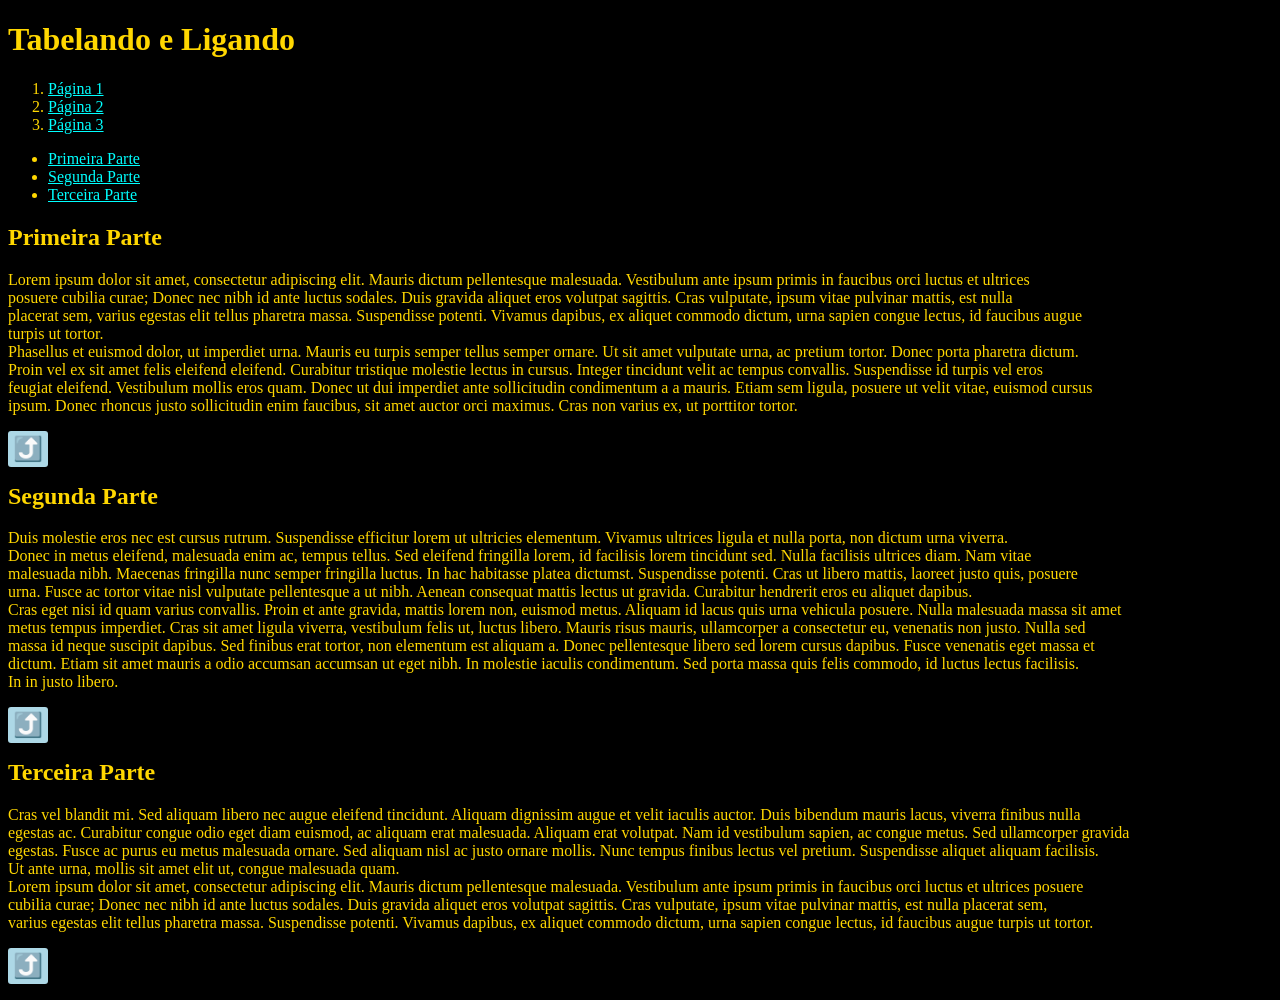
<file: aula06/index.html>
<!DOCTYPE html>
<html lang="pt-br">
<head>
    <meta charset="UTF-8">
    <meta name="viewport" content="width=device-width, initial-scale=1.0">
    <title>Links e Tabelas</title>
    <link rel="stylesheet" href="css/estilo.css">
</head>
<body>
    <h1>Tabelando e Ligando</h1>
    <ol>
        <li><a href = "./pg1.html">Página 1</a></li>
        <li><a href = "./pg2.html">Página 2</a></li>
        <li><a href = "./pg3.html">Página 3</a></li>
    </ol>

    <ul id = "topo">
        <li><a href = "#parte1">Primeira Parte</a></li>
        <li><a href = "#parte2">Segunda Parte</a></li>
        <li><a href = "#parte3">Terceira Parte</a></li>
    </ul>

    <h2 id = "parte1">Primeira Parte</h2>
    <p>
        Lorem ipsum dolor sit amet, consectetur adipiscing elit. Mauris dictum pellentesque malesuada. Vestibulum ante ipsum primis in faucibus orci luctus et ultrices <br>
        posuere cubilia curae; Donec nec nibh id ante luctus sodales. Duis gravida aliquet eros volutpat sagittis. Cras vulputate, ipsum vitae pulvinar mattis, est nulla <br>
        placerat sem, varius egestas elit tellus pharetra massa. Suspendisse potenti. Vivamus dapibus, ex aliquet commodo dictum, urna sapien congue lectus, id faucibus augue <br>
        turpis ut tortor. <br>
        Phasellus et euismod dolor, ut imperdiet urna. Mauris eu turpis semper tellus semper ornare. Ut sit amet vulputate urna, ac pretium tortor. Donec porta pharetra dictum. <br>
        Proin vel ex sit amet felis eleifend eleifend. Curabitur tristique molestie lectus in cursus. Integer tincidunt velit ac tempus convallis. Suspendisse id turpis vel eros <br>
        feugiat eleifend. Vestibulum mollis eros quam. Donec ut dui imperdiet ante sollicitudin condimentum a a mauris. Etiam sem ligula, posuere ut velit vitae, euismod cursus <br>
        ipsum. Donec rhoncus justo sollicitudin enim faucibus, sit amet auctor orci maximus. Cras non varius ex, ut porttitor tortor.
    </p>

    <footer>
        <h2>
            <a href="#">⤴️</a>
        </h2>
    </footer>

    <h2 id = "parte2">Segunda Parte</h2>
    <p>
        Duis molestie eros nec est cursus rutrum. Suspendisse efficitur lorem ut ultricies elementum. Vivamus ultrices ligula et nulla porta, non dictum urna viverra. <br>
        Donec in metus eleifend, malesuada enim ac, tempus tellus. Sed eleifend fringilla lorem, id facilisis lorem tincidunt sed. Nulla facilisis ultrices diam. Nam vitae <br>
        malesuada nibh. Maecenas fringilla nunc semper fringilla luctus. In hac habitasse platea dictumst. Suspendisse potenti. Cras ut libero mattis, laoreet justo quis, posuere <br>
        urna. Fusce ac tortor vitae nisl vulputate pellentesque a ut nibh. Aenean consequat mattis lectus ut gravida. Curabitur hendrerit eros eu aliquet dapibus. <br>
        Cras eget nisi id quam varius convallis. Proin et ante gravida, mattis lorem non, euismod metus. Aliquam id lacus quis urna vehicula posuere. Nulla malesuada massa sit amet <br>
        metus tempus imperdiet. Cras sit amet ligula viverra, vestibulum felis ut, luctus libero. Mauris risus mauris, ullamcorper a consectetur eu, venenatis non justo. Nulla sed <br>
        massa id neque suscipit dapibus. Sed finibus erat tortor, non elementum est aliquam a. Donec pellentesque libero sed lorem cursus dapibus. Fusce venenatis eget massa et <br>
        dictum. Etiam sit amet mauris a odio accumsan accumsan ut eget nibh. In molestie iaculis condimentum. Sed porta massa quis felis commodo, id luctus lectus facilisis. <br>
        In in justo libero.
    </p>

    <footer>
        <h2>
            <a href="#">⤴️</a>
        </h2>
    </footer>

    <h2 id = "parte3">Terceira Parte</h2>
    <p>
        Cras vel blandit mi. Sed aliquam libero nec augue eleifend tincidunt. Aliquam dignissim augue et velit iaculis auctor. Duis bibendum mauris lacus, viverra finibus nulla <br>
        egestas ac. Curabitur congue odio eget diam euismod, ac aliquam erat malesuada. Aliquam erat volutpat. Nam id vestibulum sapien, ac congue metus. Sed ullamcorper gravida <br>
        egestas. Fusce ac purus eu metus malesuada ornare. Sed aliquam nisl ac justo ornare mollis. Nunc tempus finibus lectus vel pretium. Suspendisse aliquet aliquam facilisis. <br>
        Ut ante urna, mollis sit amet elit ut, congue malesuada quam. <br>
        Lorem ipsum dolor sit amet, consectetur adipiscing elit. Mauris dictum pellentesque malesuada. Vestibulum ante ipsum primis in faucibus orci luctus et ultrices posuere <br>
        cubilia curae; Donec nec nibh id ante luctus sodales. Duis gravida aliquet eros volutpat sagittis. Cras vulputate, ipsum vitae pulvinar mattis, est nulla placerat sem, <br>
        varius egestas elit tellus pharetra massa. Suspendisse potenti. Vivamus dapibus, ex aliquet commodo dictum, urna sapien congue lectus, id faucibus augue turpis ut tortor.
    </p>

    <footer>
        <h2>
            <a href="#">⤴️</a>
        </h2>
    </footer>

</body>
</html>
</file>
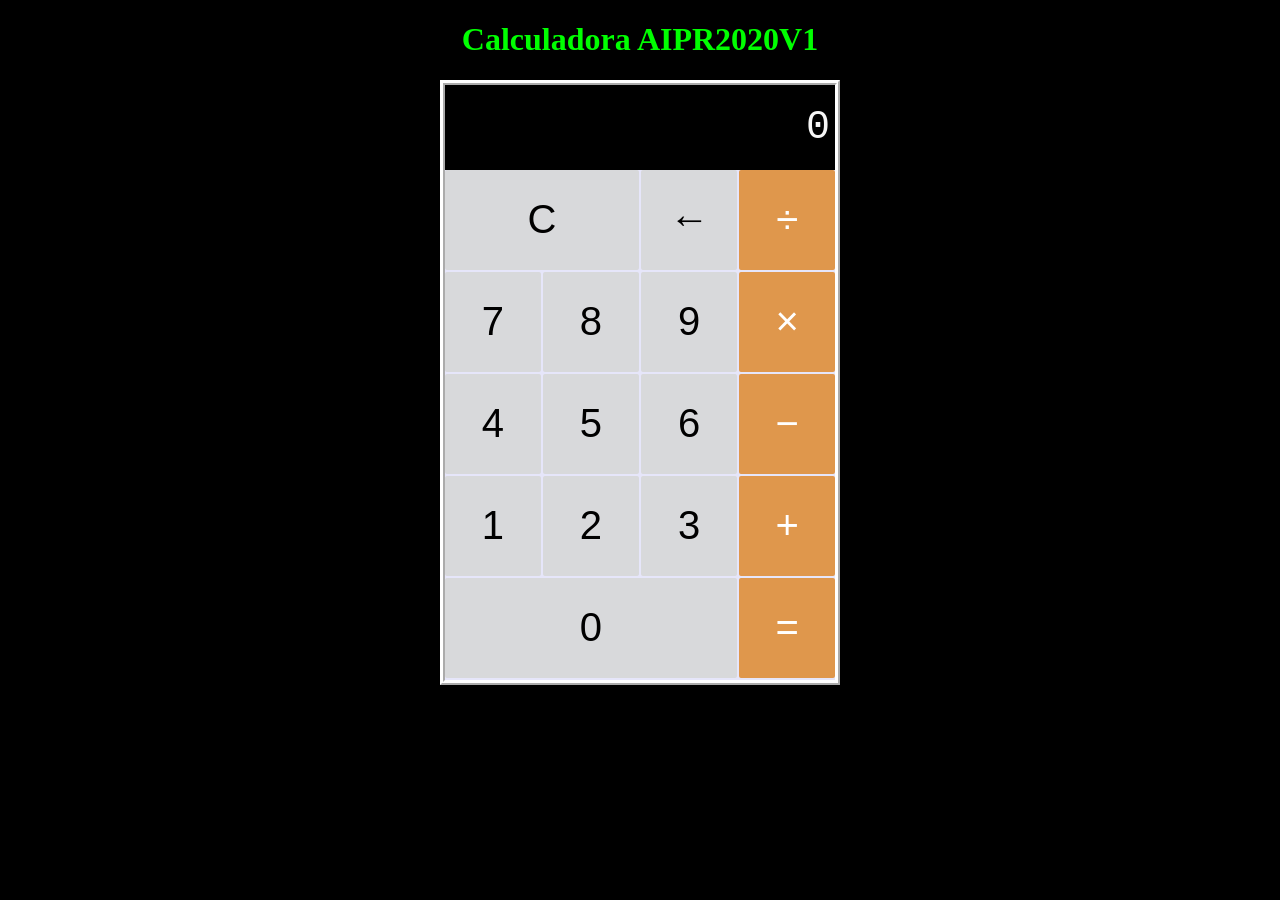
<file: calculadora/index.html>
<!DOCTYPE html>
<html lang="pt-br">
<head>
    <meta charset="UTF-8">
    <meta name="viewport" content="width=device-width, initial-scale=1.0">
    <title>Calculadora HTML - CSS - JS</title>
    <link rel="stylesheet" href="css/estilo.css">
</head>
<body>
    <h1>Calculadora AIPR2020V1</h1>

    <main class="container">
        <section class="screen">
            0
        </section>
        <section class="calc-buttons">
            <section class="calc-buttons-row">
                <button class="calc-button double">C</button>
                <button class="calc-button">&larr;</button>
                <button class="calc-button">&divide;</button>
            </section>

            <section class="calc-buttons-row">
                <button class="calc-button">7</button>
                <button class="calc-button">8</button>
                <button class="calc-button">9</button>
                <button class="calc-button">&times;</button>
            </section>

            <section class="calc-buttons-row">
                <button class="calc-button">4</button>
                <button class="calc-button">5</button>
                <button class="calc-button">6</button>
                <button class="calc-button">&minus;</button>
            </section>

            <section class="calc-buttons-row">
                <button class="calc-button">1</button>
                <button class="calc-button">2</button>
                <button class="calc-button">3</button>
                <button class="calc-button">&plus;</button>
            </section>
            
            <section class="calc-buttons-row">
                <button class="calc-button triple">0</button>
                <button class="calc-button">&equals;</button>
            </section>
        </section>
    </main>
    <script src="js/main.js"></script>
</body>
</html>
</file>
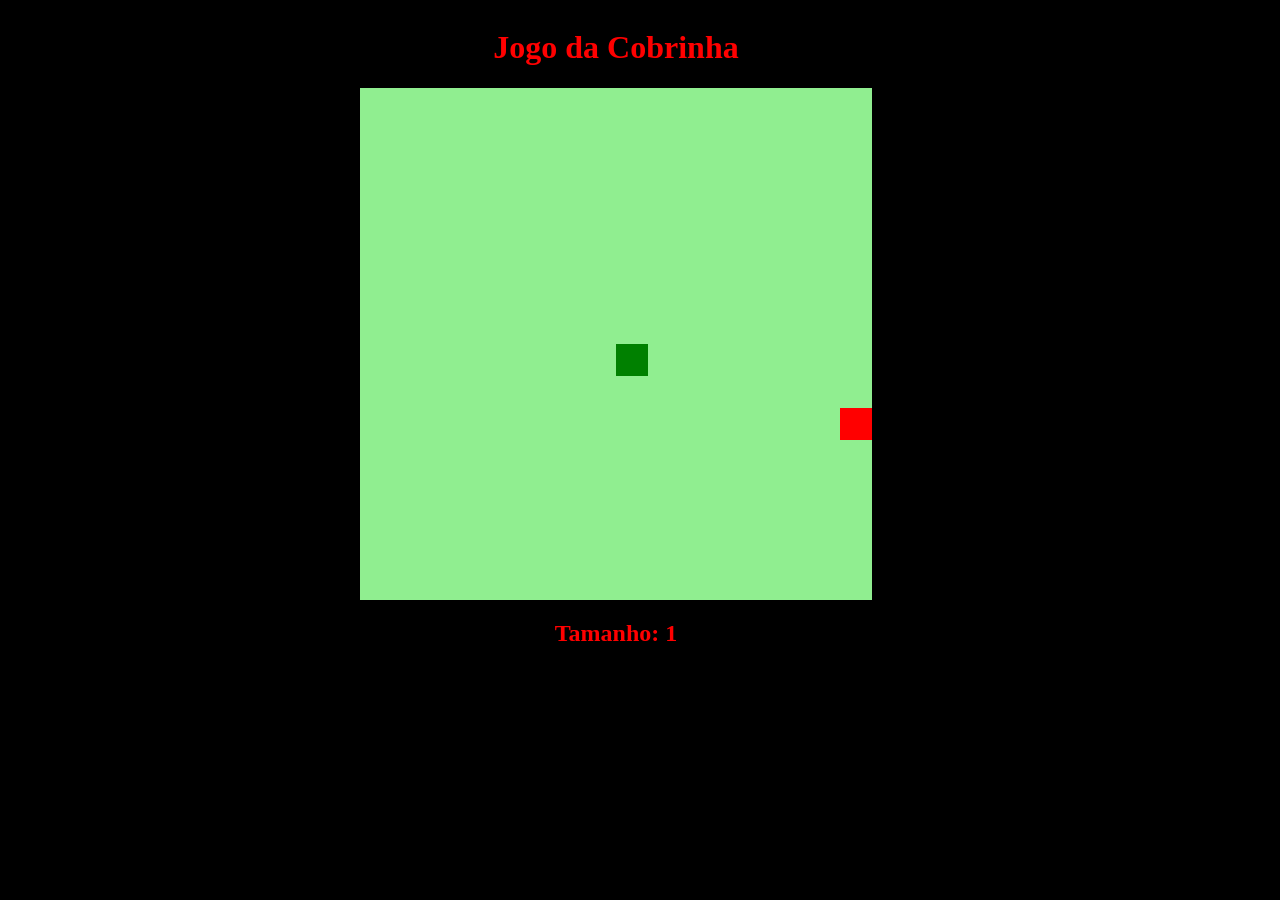
<file: cobrinha/index.html>
<!DOCTYPE html>
<html lang="pt-br">
<head>
    <meta charset="UTF-8">
    <meta name="viewport" content="width=device-width, initial-scale=1.0">
    <title>Jogo da Cobrinha</title>
    <link rel="stylesheet" href="./css/estilo.css">
    <!-- Com o Defer nós forçamos o JavaScript a ser carregado apenas no Final-->
    <script src="./js/app.js" defer></script>
</head>
<body>
    <header>
        <h1>Jogo da Cobrinha</h1>
    </header>
    <canvas id="snake" width="512" height="512"></canvas>

    <footer>
        <h2>Tamanho: <span id="tamanho">1</span></h2>
    </footer>
</body>
</html>
</file>
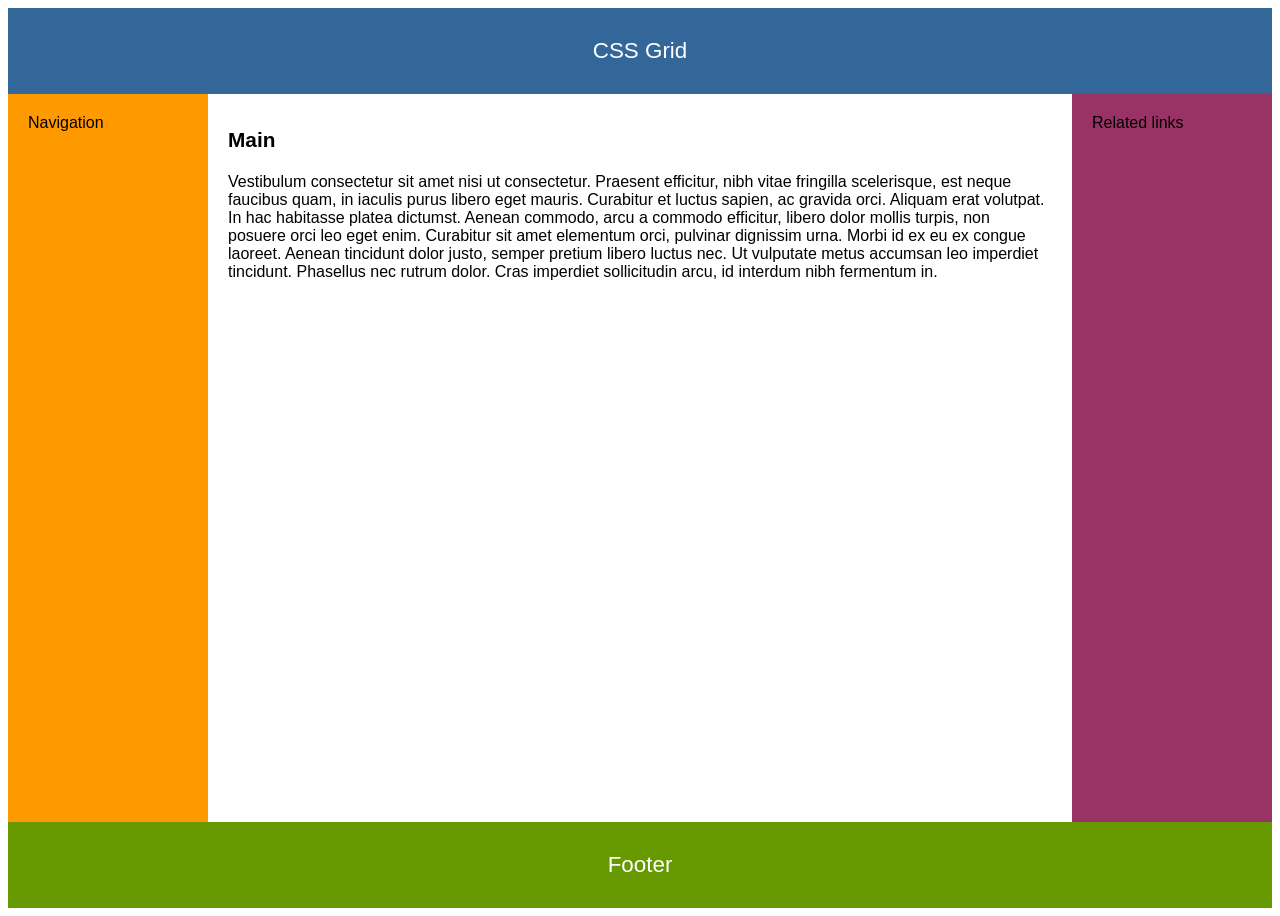
<file: css-grid/index.html>
<!DOCTYPE html>
<html lang="pt-br">
<head>
    <meta charset="UTF-8">
    <meta name="viewport" content="width=device-width, initial-scale=1.0">
    <title>CSS Grid</title>
    <link rel="stylesheet" href="./css/estilo.css">
</head>
<body class="container">
    <header>CSS Grid</header>
    <nav>Navigation</nav>
    <main>
        <h1>Main</h1>
        <p>Vestibulum consectetur sit amet nisi ut consectetur. Praesent efficitur, nibh vitae fringilla scelerisque, est neque faucibus quam, in iaculis purus libero eget mauris. Curabitur et luctus sapien, ac gravida orci. Aliquam erat volutpat. In hac habitasse platea dictumst. Aenean commodo, arcu a commodo efficitur, libero dolor mollis turpis, non posuere orci leo eget enim. Curabitur sit amet elementum orci, pulvinar dignissim urna. Morbi id ex eu ex congue laoreet. Aenean tincidunt dolor justo, semper pretium libero luctus nec. Ut vulputate metus accumsan leo imperdiet tincidunt. Phasellus nec rutrum dolor. Cras imperdiet sollicitudin arcu, id interdum nibh fermentum in.</p>
    </main>
    <aside>Related links</aside>
    <footer>Footer</footer>
</html>
</file>
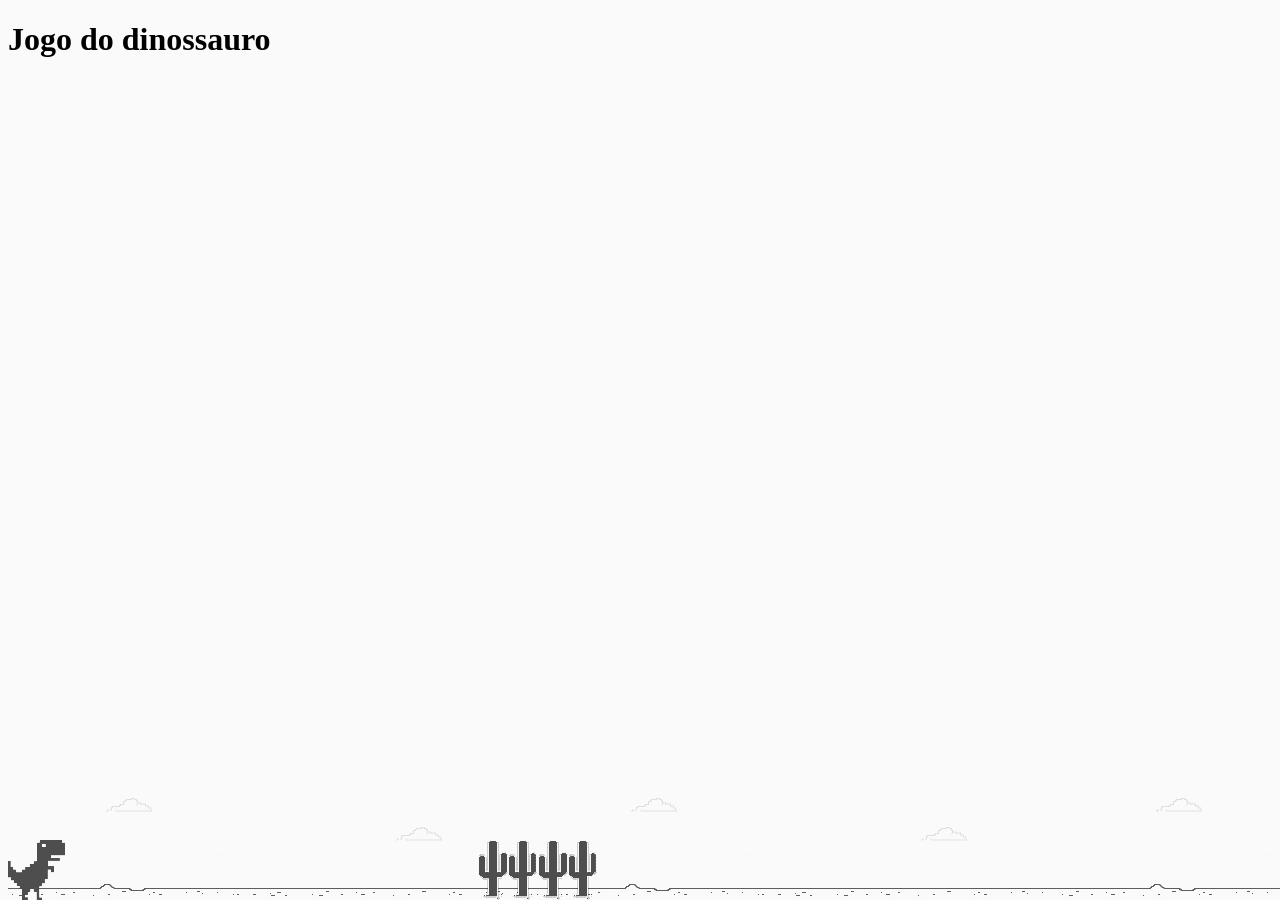
<file: dino/index.html>
<!DOCTYPE html>
<html lang="pt-br">
<head>
    <meta charset="UTF-8">
    <meta name="viewport" content="width=device-width, initial-scale=1.0">
    <meta http-equiv="X-UA-Compatible" content="ie=edge">
    <title>Jogo do dinossauro</title>
    <link rel="stylesheet" href="./css/estilo.css"">
    <script src="./js/jogo.js" defer></script>
</head>
<body>
  <h1>Jogo do dinossauro</h1>  
  <main class="background">
      <div class="dino"></div>
  </main>
</body>
</html>
</file>
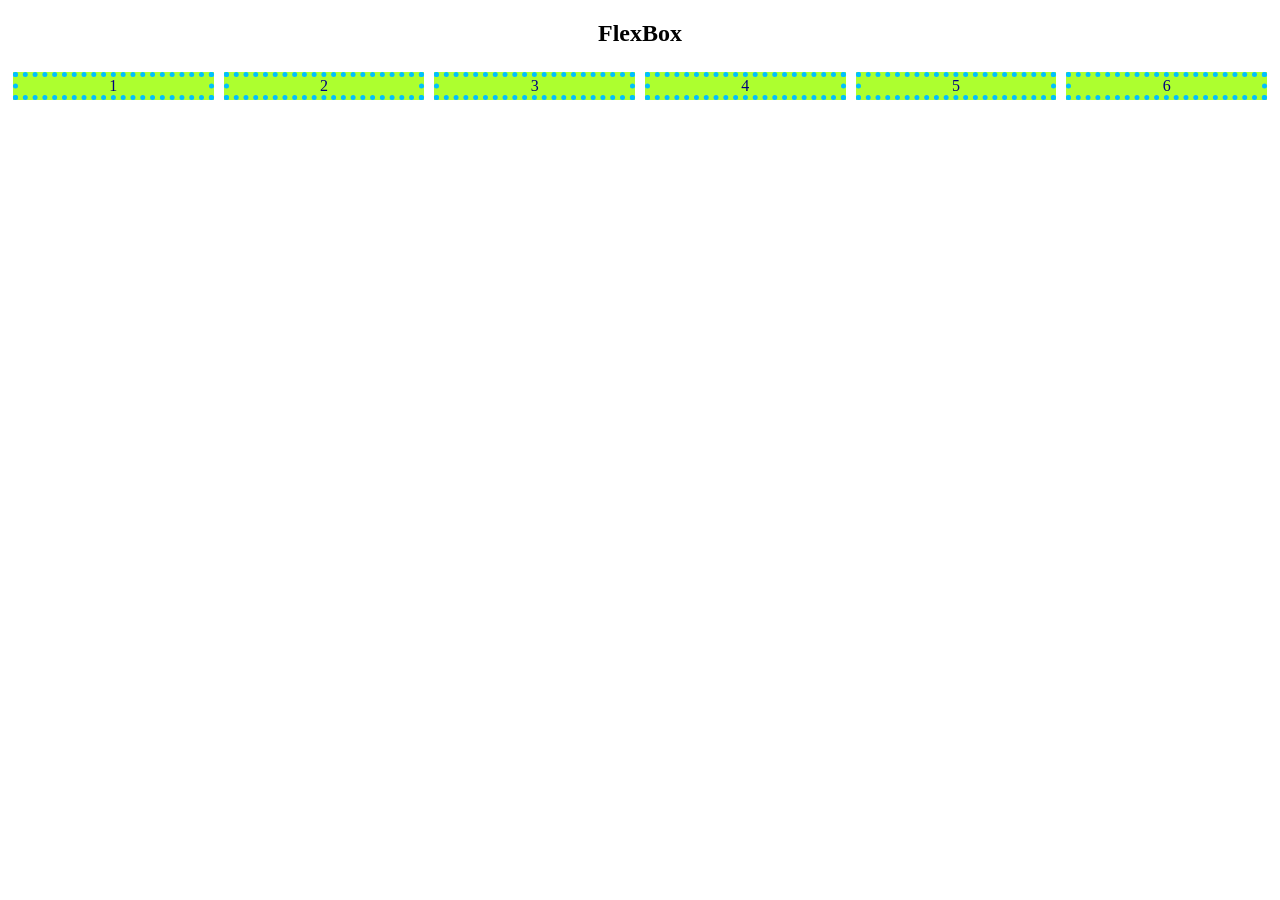
<file: flex-box/index.html>
<!DOCTYPE html>
<html lang="pt-br">
<head>
    <meta charset="UTF-8">
    <meta name="viewport" content="width=device-width, initial-scale=1.0">
    <title>FlexBox</title>
    <link rel="stylesheet" href="./css/estilo.css">
</head>
<body>
    <h2>FlexBox</h2>
    <section class="flex-pai">
        <p class="flex-filho">1</p>
        <p class="flex-filho">2</p>
        <p class="flex-filho">3</p>
        <p class="flex-filho">4</p>
        <p class="flex-filho">5</p>
        <p class="flex-filho">6</p>
    </section>
</body>
</html>
</file>
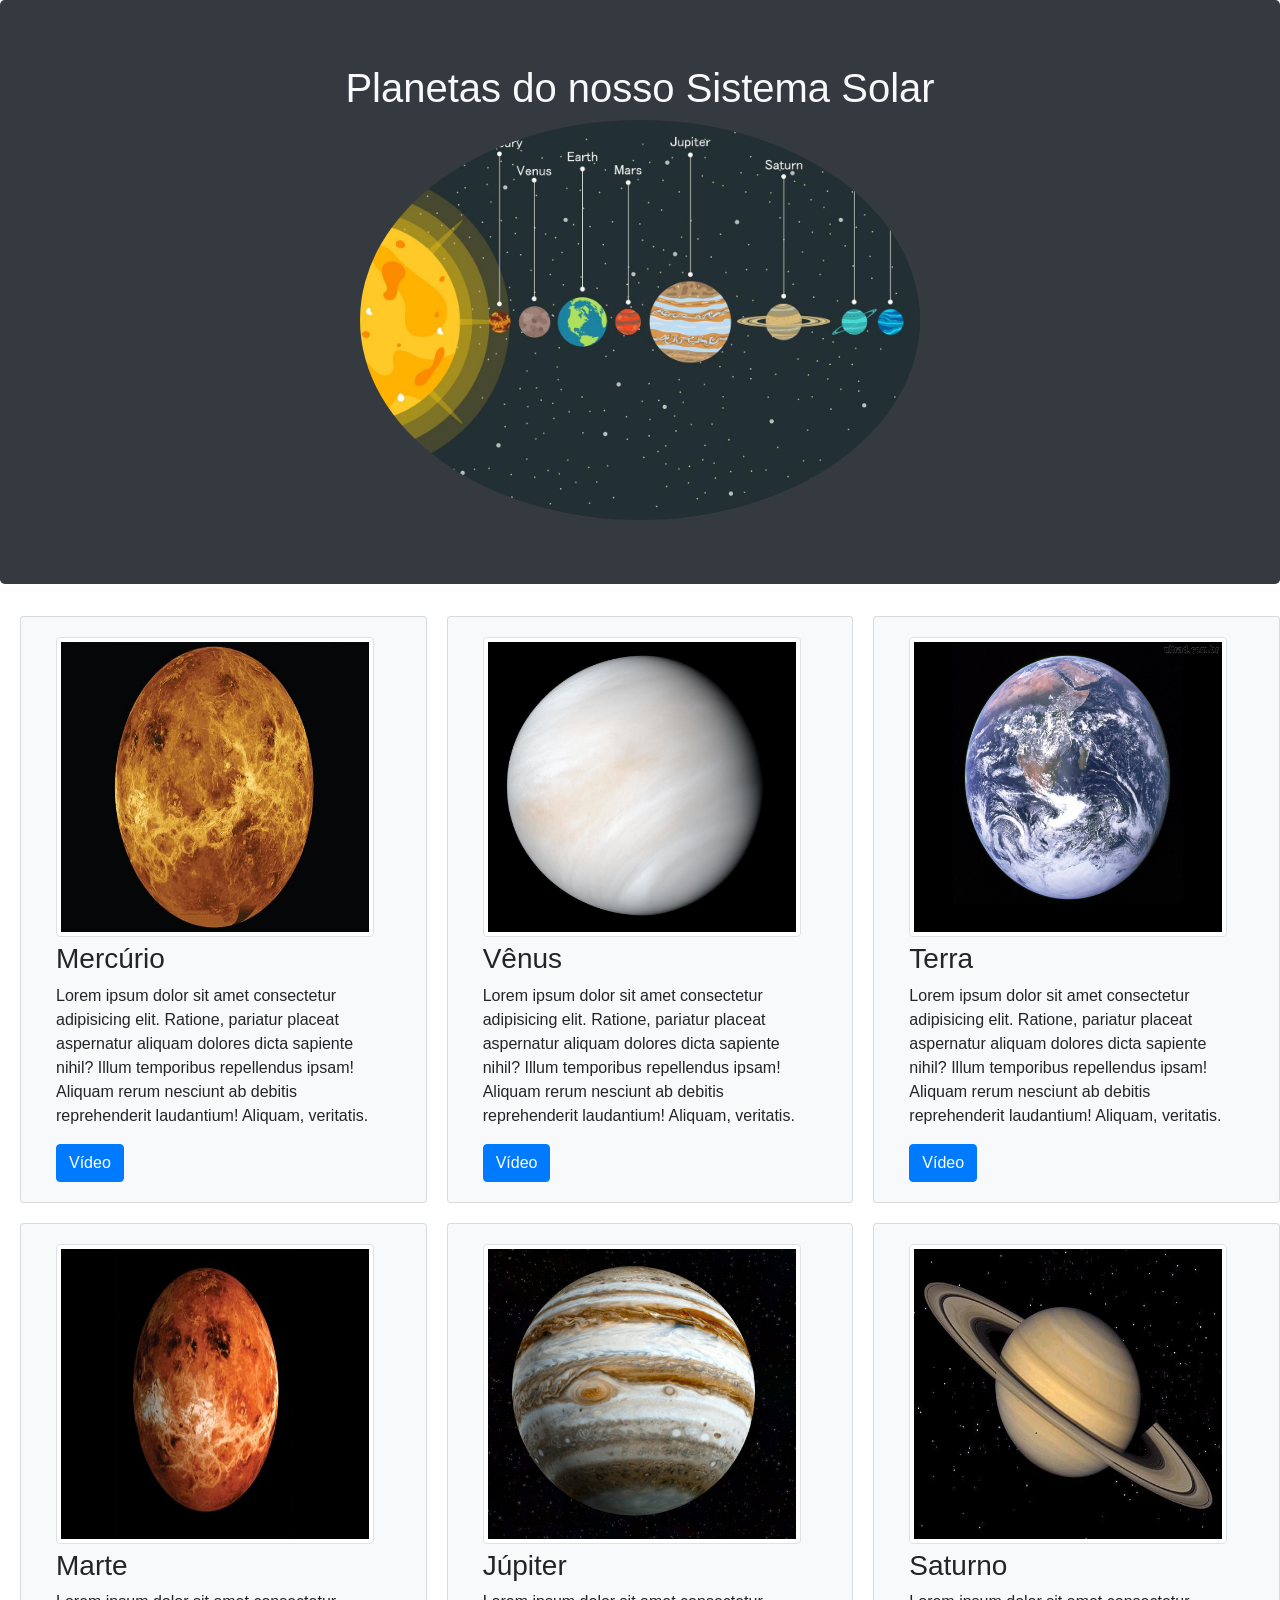
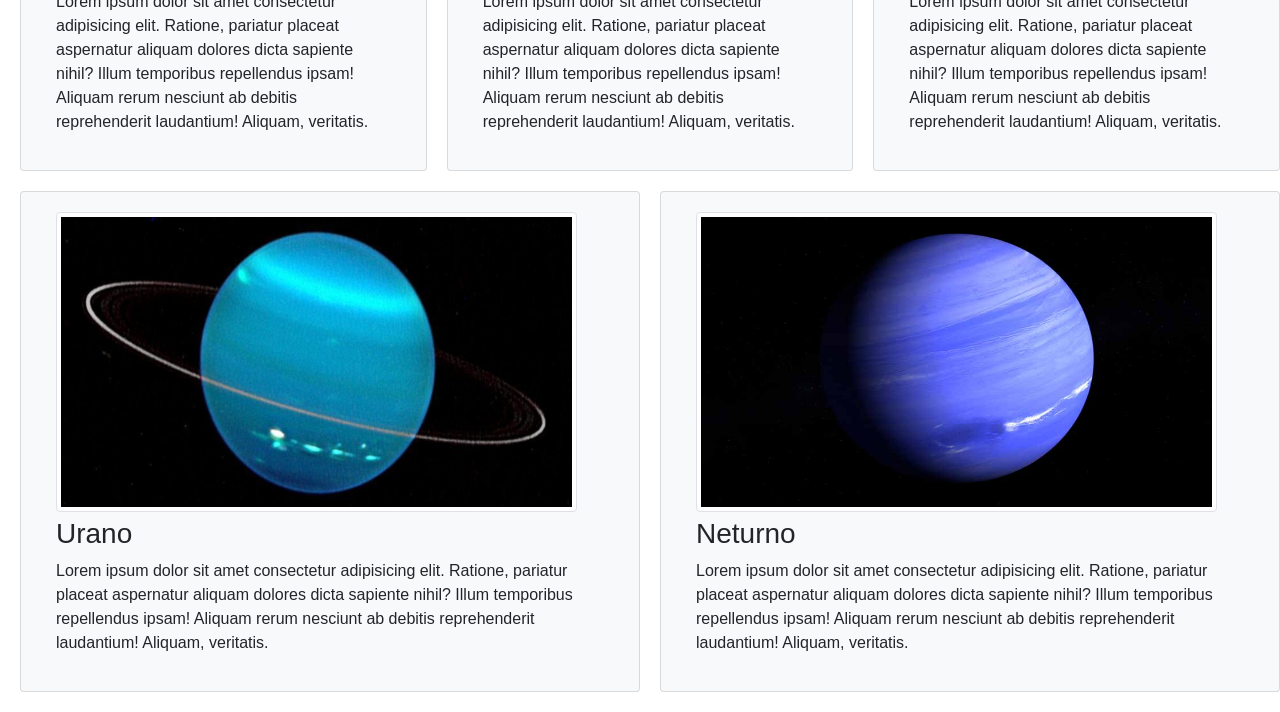
<file: planetas-bootstrap/index.html>
<!DOCTYPE html>
<html lang="pt-br">
  <head>
    <!-- Meta tags Obrigatórias -->
    <meta charset="utf-8" />
    <meta
      name="viewport"
      content="width=device-width, initial-scale=1, shrink-to-fit=no"
    />
    <!-- Icon -->
    <link rel="icon" href="./img/imgTerra.png" />
    <!-- Bootstrap CSS -->
    <link
      rel="stylesheet"
      href="https://stackpath.bootstrapcdn.com/bootstrap/4.1.3/css/bootstrap.min.css"
      integrity="sha384-MCw98/SFnGE8fJT3GXwEOngsV7Zt27NXFoaoApmYm81iuXoPkFOJwJ8ERdknLPMO"
      crossorigin="anonymous"
    />
    <link rel="stylesheet" href="./estilo.css" />
    <title>Planetas do nosso Sistema Solar</title>
  </head>
  <body>
    <header class="jumbotron text-light bg-dark text-center">
      <h1>Planetas do nosso Sistema Solar</h1>
      <img
        src="./img/sistema-solar.jpg"
        alt="Sistema Solar"
        height="400px"
        class="rounded-circle"
      />
    </header>
    <main class="container-fluid">
      <section class="row">
        <article class="col card bg-light">
          <div class="card-body">
            <img
              src="./img/mercurio.jpg"
              class="img-thumbnail"
              alt="Mercúrio"
              title="Mercúrio"
            />
            <h3>Mercúrio</h3>
            <p>
              Lorem ipsum dolor sit amet consectetur adipisicing elit. Ratione,
              pariatur placeat aspernatur aliquam dolores dicta sapiente nihil?
              Illum temporibus repellendus ipsam! Aliquam rerum nesciunt ab
              debitis reprehenderit laudantium! Aliquam, veritatis.
            </p>
            <!-- Início Modal Mercúrio-->
            <!-- Botão para abrir a Janela Modal -->
            <button
              type="button"
              class="btn btn-primary"
              data-toggle="modal"
              data-target="#modalMercurio"
            >
              Vídeo
            </button>

            <!-- A Modal -->
            <div class="modal fade" id="modalMercurio">
              <div class="modal-dialog">
                <div class="modal-content">
                  <!-- Cabeçalho Modal -->
                  <div class="modal-header">
                    <h4 class="modal-title">Planeta Mercúrio</h4>
                    <button type="button" class="close" data-dismiss="modal">
                      &times;
                    </button>
                  </div>

                  <!-- Corpo Modal  -->
                  <div class="modal-body">
                    <!-- Vídeo do Youtube-->
                    <iframe
                      width="450"
                      height="315"
                      src="https://www.youtube.com/embed/Nt1roYm0jPQ"
                      frameborder="0"
                      allow="accelerometer; autoplay; clipboard-write; encrypted-media; gyroscope; picture-in-picture"
                      allowfullscreen
                    ></iframe>
                  </div>

                  <!-- Rodapé Modal -->
                  <div class="modal-footer">
                    <button
                      type="button"
                      class="btn btn-danger"
                      data-dismiss="modal"
                    >
                      Fechar
                    </button>
                  </div>
                </div>
              </div>
            </div>
            <!-- Final Modal Mercúrio-->
          </div>
        </article>
        <article class="col card bg-light">
          <div class="card-body">
            <img
              src="./img/venus.jpg"
              class="img-thumbnail"
              alt="Vênus"
              title="Vênus"
            />
            <h3>Vênus</h3>
            <p>
              Lorem ipsum dolor sit amet consectetur adipisicing elit. Ratione,
              pariatur placeat aspernatur aliquam dolores dicta sapiente nihil?
              Illum temporibus repellendus ipsam! Aliquam rerum nesciunt ab
              debitis reprehenderit laudantium! Aliquam, veritatis.
            </p>
            <!-- Início Modal Vênus-->
            <!-- Botão para abrir a Janela Modal -->
            <button
              type="button"
              class="btn btn-primary"
              data-toggle="modal"
              data-target="#modalVenus"
            >
              Vídeo
            </button>

            <!-- A Modal -->
            <div class="modal fade" id="modalVenus">
              <div class="modal-dialog">
                <div class="modal-content">
                  <!-- Cabeçalho Modal -->
                  <div class="modal-header">
                    <h4 class="modal-title">Planeta Vênus</h4>
                    <button type="button" class="close" data-dismiss="modal">
                      &times;
                    </button>
                  </div>

                  <!-- Corpo Modal  -->
                  <div class="modal-body">
                    <!-- Vídeo do Youtube-->
                    <iframe
                      width="450"
                      height="315"
                      src="https://www.youtube.com/embed/wPpJHufd0K8"
                      frameborder="0"
                      allow="accelerometer; autoplay; clipboard-write; encrypted-media; gyroscope; picture-in-picture"
                      allowfullscreen
                    ></iframe>
                  </div>

                  <!-- Rodapé Modal -->
                  <div class="modal-footer">
                    <button
                      type="button"
                      class="btn btn-danger"
                      data-dismiss="modal"
                    >
                      Fechar
                    </button>
                  </div>
                </div>
              </div>
            </div>
            <!-- Final Modal Vênus-->
          </div>
        </article>
        <article class="col card bg-light">
          <div class="card-body">
            <img
              src="./img/terra.jpg"
              class="img-thumbnail"
              alt="Terra"
              title="Terra"
            />
            <h3>Terra</h3>
            <p>
              Lorem ipsum dolor sit amet consectetur adipisicing elit. Ratione,
              pariatur placeat aspernatur aliquam dolores dicta sapiente nihil?
              Illum temporibus repellendus ipsam! Aliquam rerum nesciunt ab
              debitis reprehenderit laudantium! Aliquam, veritatis.
            </p>
            <!-- Início Modal Terra-->
            <!-- Botão para abrir a Janela Modal -->
            <button
              type="button"
              class="btn btn-primary"
              data-toggle="modal"
              data-target="#modalTerra"
            >
              Vídeo
            </button>

            <!-- A Modal -->
            <div class="modal fade" id="modalTerra">
              <div class="modal-dialog">
                <div class="modal-content">
                  <!-- Cabeçalho Modal -->
                  <div class="modal-header">
                    <h4 class="modal-title">Planeta Terra</h4>
                    <button type="button" class="close" data-dismiss="modal">
                      &times;
                    </button>
                  </div>

                  <!-- Corpo Modal  -->
                  <div class="modal-body">
                    <!-- Vídeo do Youtube-->
                    <iframe
                      width="450"
                      height="315"
                      src="https://www.youtube.com/embed/xQc9vyBpfjE"
                      frameborder="0"
                      allow="accelerometer; autoplay; clipboard-write; encrypted-media; gyroscope; picture-in-picture"
                      allowfullscreen
                    ></iframe>
                  </div>

                  <!-- Rodapé Modal -->
                  <div class="modal-footer">
                    <button
                      type="button"
                      class="btn btn-danger"
                      data-dismiss="modal"
                    >
                      Fechar
                    </button>
                  </div>
                </div>
              </div>
            </div>
            <!-- Final Modal Terra-->
          </div>
        </article>
      </section>

      <section class="row">
        <article class="col card bg-light">
          <div class="card-body">
            <img
              src="./img/marte.jpg"
              alt="Marte"
              class="img-thumbnail"
              title="Marte"
            />
            <h3>Marte</h3>
            <p>
              Lorem ipsum dolor sit amet consectetur adipisicing elit. Ratione,
              pariatur placeat aspernatur aliquam dolores dicta sapiente nihil?
              Illum temporibus repellendus ipsam! Aliquam rerum nesciunt ab
              debitis reprehenderit laudantium! Aliquam, veritatis.
            </p>
          </div>
        </article>
        <article class="col card bg-light">
          <div class="card-body">
            <img
              src="./img/jupiter.jpg"
              alt="Júpiter"
              class="img-thumbnail"
              title="Júpiter"
            />
            <h3>Júpiter</h3>
            <p>
              Lorem ipsum dolor sit amet consectetur adipisicing elit. Ratione,
              pariatur placeat aspernatur aliquam dolores dicta sapiente nihil?
              Illum temporibus repellendus ipsam! Aliquam rerum nesciunt ab
              debitis reprehenderit laudantium! Aliquam, veritatis.
            </p>
          </div>
        </article>
        <article class="col card bg-light">
          <div class="card-body">
            <img
              src="./img/saturno.jpg"
              alt="Saturno"
              class="img-thumbnail"
              title="Saturno"
            />
            <h3>Saturno</h3>
            <p>
              Lorem ipsum dolor sit amet consectetur adipisicing elit. Ratione,
              pariatur placeat aspernatur aliquam dolores dicta sapiente nihil?
              Illum temporibus repellendus ipsam! Aliquam rerum nesciunt ab
              debitis reprehenderit laudantium! Aliquam, veritatis.
            </p>
          </div>
        </article>
      </section>

      <section class="row">
        <article class="col card bg-light">
          <div class="card-body">
            <img
              src="./img/urano.jpg"
              alt="Urano"
              title="Urano"
              class="img-thumbnail"
            />
            <h3>Urano</h3>
            <p>
              Lorem ipsum dolor sit amet consectetur adipisicing elit. Ratione,
              pariatur placeat aspernatur aliquam dolores dicta sapiente nihil?
              Illum temporibus repellendus ipsam! Aliquam rerum nesciunt ab
              debitis reprehenderit laudantium! Aliquam, veritatis.
            </p>
          </div>
        </article>
        <article class="col card bg-light">
          <div class="card-body">
            <img
              src="./img/neturno.jpg"
              alt="Neturno"
              title="Neturno"
              class="img-thumbnail"
            />
            <h3>Neturno</h3>
            <p>
              Lorem ipsum dolor sit amet consectetur adipisicing elit. Ratione,
              pariatur placeat aspernatur aliquam dolores dicta sapiente nihil?
              Illum temporibus repellendus ipsam! Aliquam rerum nesciunt ab
              debitis reprehenderit laudantium! Aliquam, veritatis.
            </p>
          </div>
        </article>
      </section>
    </main>

    <!-- JavaScript (Opcional) -->
    <!-- jQuery primeiro, depois Popper.js, depois Bootstrap JS -->
    <script
      src="https://code.jquery.com/jquery-3.3.1.slim.min.js"
      integrity="sha384-q8i/X+965DzO0rT7abK41JStQIAqVgRVzpbzo5smXKp4YfRvH+8abtTE1Pi6jizo"
      crossorigin="anonymous"
    ></script>
    <script
      src="https://cdnjs.cloudflare.com/ajax/libs/popper.js/1.14.3/umd/popper.min.js"
      integrity="sha384-ZMP7rVo3mIykV+2+9J3UJ46jBk0WLaUAdn689aCwoqbBJiSnjAK/l8WvCWPIPm49"
      crossorigin="anonymous"
    ></script>
    <script
      src="https://stackpath.bootstrapcdn.com/bootstrap/4.1.3/js/bootstrap.min.js"
      integrity="sha384-ChfqqxuZUCnJSK3+MXmPNIyE6ZbWh2IMqE241rYiqJxyMiZ6OW/JmZQ5stwEULTy"
      crossorigin="anonymous"
    ></script>
  </body>
</html>
</file>
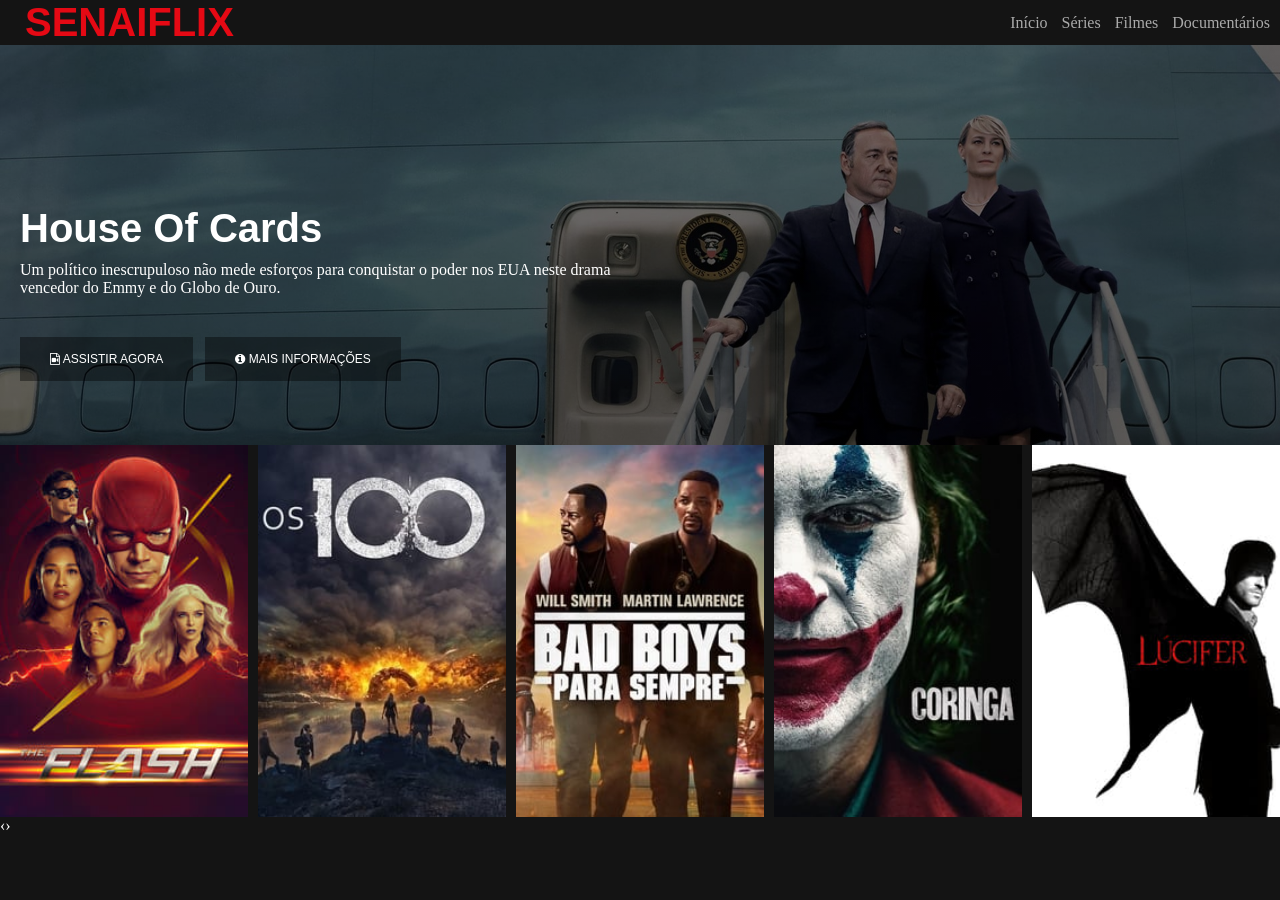
<file: senaiflix/index.html>
<!DOCTYPE html>
<html lang="pt-br">
  <head>
    <meta charset="UTF-8" />
    <meta name="viewport" content="width=device-width, initial-scale=1.0" />
    <title>Senai Flix - Cópia do visual Front da Netflix</title>
    <link
      rel="stylesheet"
      href="https://cdnjs.cloudflare.com/ajax/libs/font-awesome/4.7.0/css/font-awesome.min.css"
    />
    <link rel="stylesheet" href="./css/owl.carousel.css" />
    <link rel="stylesheet" href="./css/owl.carousel.min.css" />
    <link rel="stylesheet" href="./css/estilo.css" />
    <script src="./js/jquery.min.js" defer></script>
    <script src="./js/owl.carousel.min.js" defer></script>
    <script src="./js/app.js" defer></script>
  </head>
  <body>
    <header>
      <section class="container">
        <h2 class="logo">SENAIFLIX</h2>
        <nav>
          <a href="#">Início</a>
          <a href="#">Séries</a>
          <a href="#">Filmes</a>
          <a href="#">Documentários</a>
        </nav>
      </section>
    </header>

    <main>
      <section class="filme-principal">
        <div class="container">
          <h3 class="titulo">House Of Cards</h3>
          <p class="descricao">
            Um político inescrupuloso não mede esforços para conquistar o poder
            nos EUA neste drama vencedor do Emmy e do Globo de Ouro.
          </p>
          <div class="botoes">
            <button class="botao">
              <i class="fa fa-file-movie-o"></i>
              ASSISTIR AGORA
            </button>
            <button class="botao">
              <i class="fa fa-info-circle"></i>
              MAIS INFORMAÇÕES
            </button>
          </div>
        </div>
      </section>
    </main>
    <section class="filmes">
        <div class="owl-carousel owl-theme">
            <div><img src="./img/pic01.jpg" alt="Filmes"></div>
            <div><img src="./img/pic02.jpg" alt="Filmes"></div>
            <div><img src="./img/pic03.jpg" alt="Filmes"></div>
            <div><img src="./img/pic04.jpg" alt="Filmes"></div>
            <div><img src="./img/pic05.jpg" alt="Filmes"></div>
            <div><img src="./img/pic06.jpg" alt="Filmes"></div>
            <div><img src="./img/pic07.jpg" alt="Filmes"></div>
            <div><img src="./img/pic08.jpg" alt="Filmes"></div>
            <div><img src="./img/pic09.jpg" alt="Filmes"></div>
            <div><img src="./img/pic10.jpg" alt="Filmes"></div>
        </div>
    </section>
  </body>
</html>
</file>
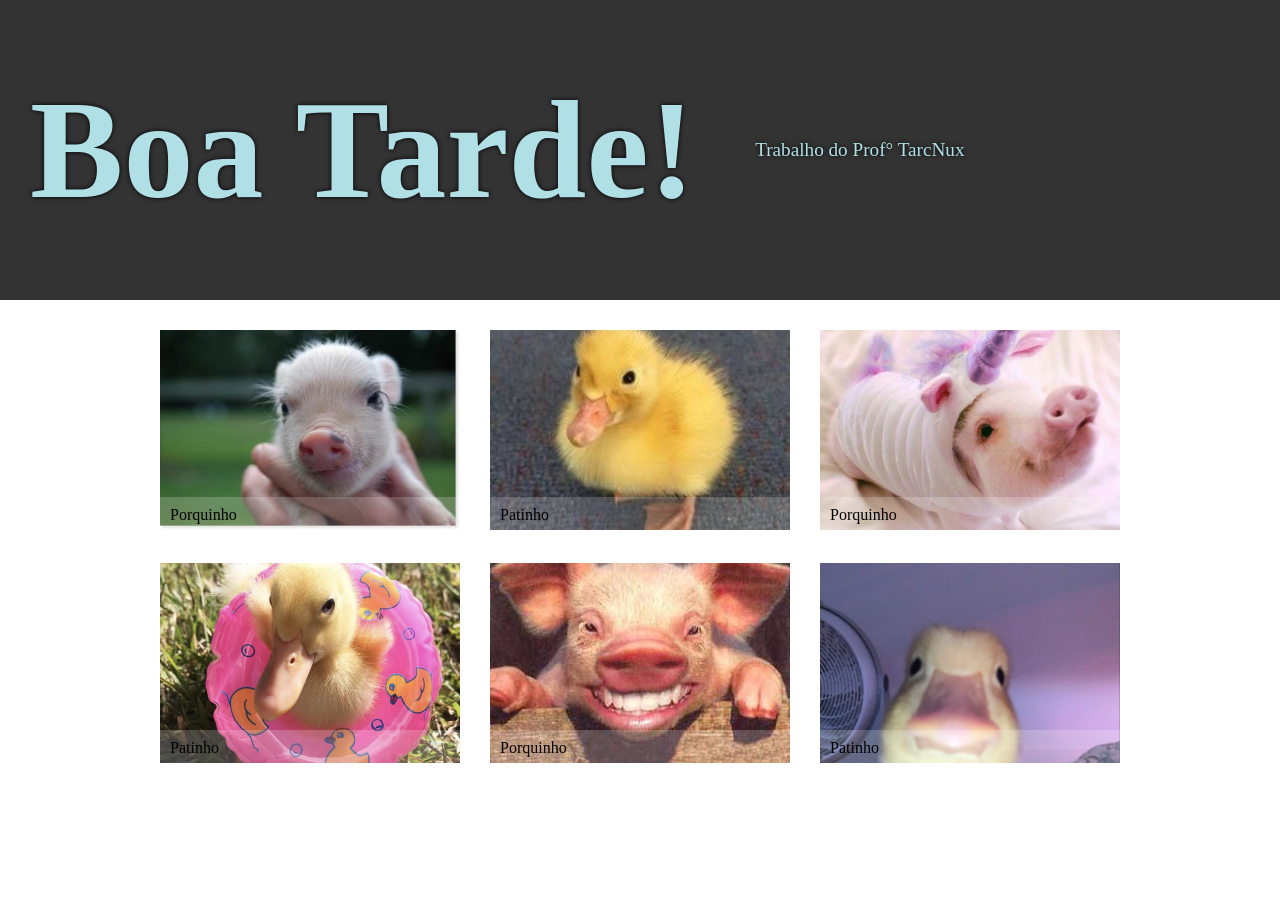
<file: site_responsivo/index.html>
<!DOCTYPE html>
<html lang="pt-br">
  <head>
    <title>Animais Fofinhos</title>
    <meta charset="utf-8">
    <meta http-equiv="X-UA-Compatible" content="IE=edge">
    <meta name="viewport" content="width=device-width, initial-scale=1">
    <link rel="stylesheet" href="CSS/estilo.css">

  </head>
  <body>
    <main>
      <section class="leading">
        <p class="leading-bigtext">Boa Tarde!</p>
        <p class="leading-text">Trabalho do Prof° TarcNux</p>
      </section>
      <section class="cards">
        <article>
          <img class="article-img" src="./Images/porquinho02.jpg" alt=" " />
          <h1 class="article-title">
            Porquinho
          </h1>
        </article>
        <article>
          <img class="article-img" src="./Images/patinho.jpg" alt=" " />
          <h1 class="article-title">
           Patinho 
          </h1>
        </article>
        <article>
          <img class="article-img" src="./Images/porquinho03.jpg" alt=" " />
          <h1 class="article-title">
            Porquinho
          </h1>
        </article>
        <article>
          <img class="article-img" src="./Images/patinho02.jpg" alt=" " />
          <h1 class="article-title">
           Patinho 
          </h1>
        </article>
        <article>
          <img class="article-img" src="./Images/porquinho04.jpg" alt=" " />
          <h1 class="article-title">
            Porquinho
          </h1>
        </article>
        <article>
          <img class="article-img" src="./Images/patinho03.jpg" alt=" " />
          <h1 class="article-title">
           Patinho 
          </h1>
        </article>
      </section>
    </main>
  </body>
</html>
</file>
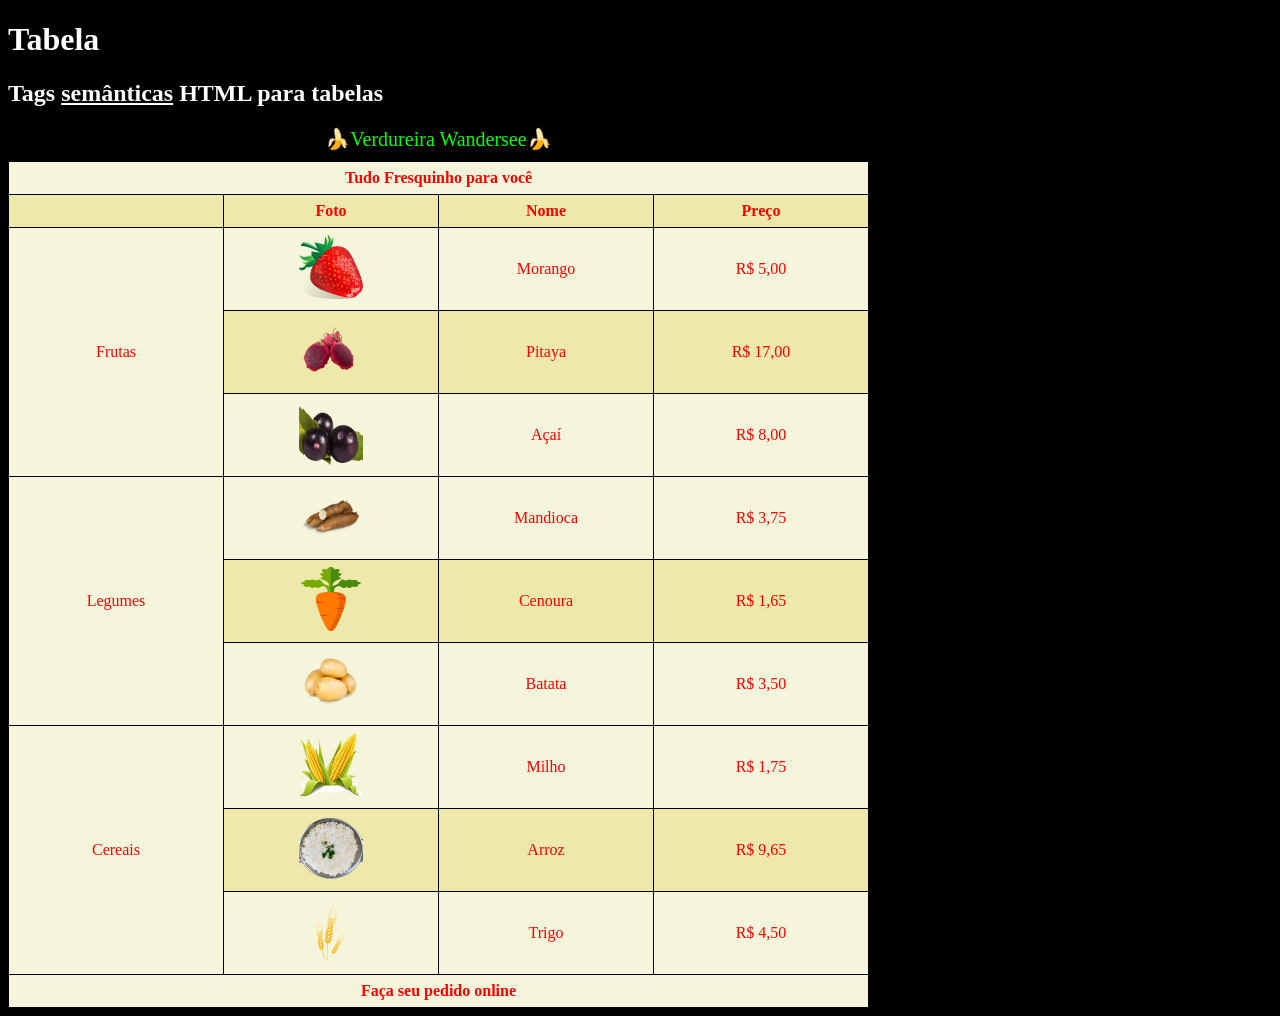
<file: tabela-semantica-v1/index.html>
<!DOCTYPE html>
<html lang="pt-br">
<head>
    <meta charset="UTF-8">
    <meta name="viewport" content="width=device-width, initial-scale=1.0">
    <title>Tabela com tags Semânticas</title>
    <link rel="stylesheet" href="./css/estilo.css">
</head>
<body>
    <h1>Tabela</h1>
    <h2>Tags
        <span class="sublinhado">semânticas</span>
        HTML para tabelas
    </h2>

    <table>
        <caption>🍌Verdureira Wandersee🍌</caption>
        <thead><!-- Cabeçalho da tabela -->
            <tr>
                <th colspan="4">Tudo Fresquinho para você</th>
            </tr>
            <tr>
                <th></th>
                <th>Foto</th>
                <th>Nome</th>
                <th>Preço</th>
            </tr>
        </thead><!--Fim do cabeçalho da tabela-->
        <tbody><!--Corpo 1 Frutas da tabela-->
            <tr>
                <td rowspan="3">Frutas</td>
                <td><img src="./images/morango.png" alt="" height="64" width="64" class="icones"></td>
                <td>Morango</td>
                <td>R$ 5,00</td>
            </tr>
            <tr>
                <td><img src="./images/pitaya.png" alt="" height="64" width="64" class="icones"></td>
                <td>Pitaya</td>
                <td>R$ 17,00</td>
            </tr>
            <tr>
                <td><img src="./images/açaí.png" alt="" height="64" width="64" class="icones"></td>
                <td>Açaí</td>
                <td>R$ 8,00</td>
            </tr>
            <tr>
                <td rowspan="3">Legumes</td>
                <td><img src="./images/mandioca.png" alt="" height="64" width="64" class="icones"></td>
                <td>Mandioca</td>
                <td>R$ 3,75</td>
            </tr>
            <tr>
                <td><img src="./images/cenoura.webp" alt="" height="64" width="64" class="icones"></td>
                <td>Cenoura</td>
                <td>R$ 1,65</td>
            </tr>
            <tr>
                <td><img src="./images/batata.png" alt="" height="64" width="64" class="icones"></td>
                <td>Batata</td>
                <td>R$ 3,50</td>
            </tr>
            <tr>
                <td rowspan="3">Cereais</td>
                <td><img src="./images/milho.png" alt="" height="64" width="64" class="icones"></td>
                <td>Milho</td>
                <td>R$ 1,75</td>
            </tr>
            <tr>
                <td><img src="./images/arroz.png" alt="" height="64" width="64" class="icones"></td>
                <td>Arroz</td>
                <td>R$ 9,65</td>
            </tr>
            <tr>
                <td><img src="./images/trigo.png" alt="" height="64" width="64" class="icones"></td>
                <td>Trigo</td>
                <td>R$ 4,50</td>
            </tr>
            <tr>
                <th colspan="4">Faça seu pedido online</th>
            </tr>
        </tbody><!-- Fim do corpo 1  da tabela-->
    </table>
</body>
</html>
</file>
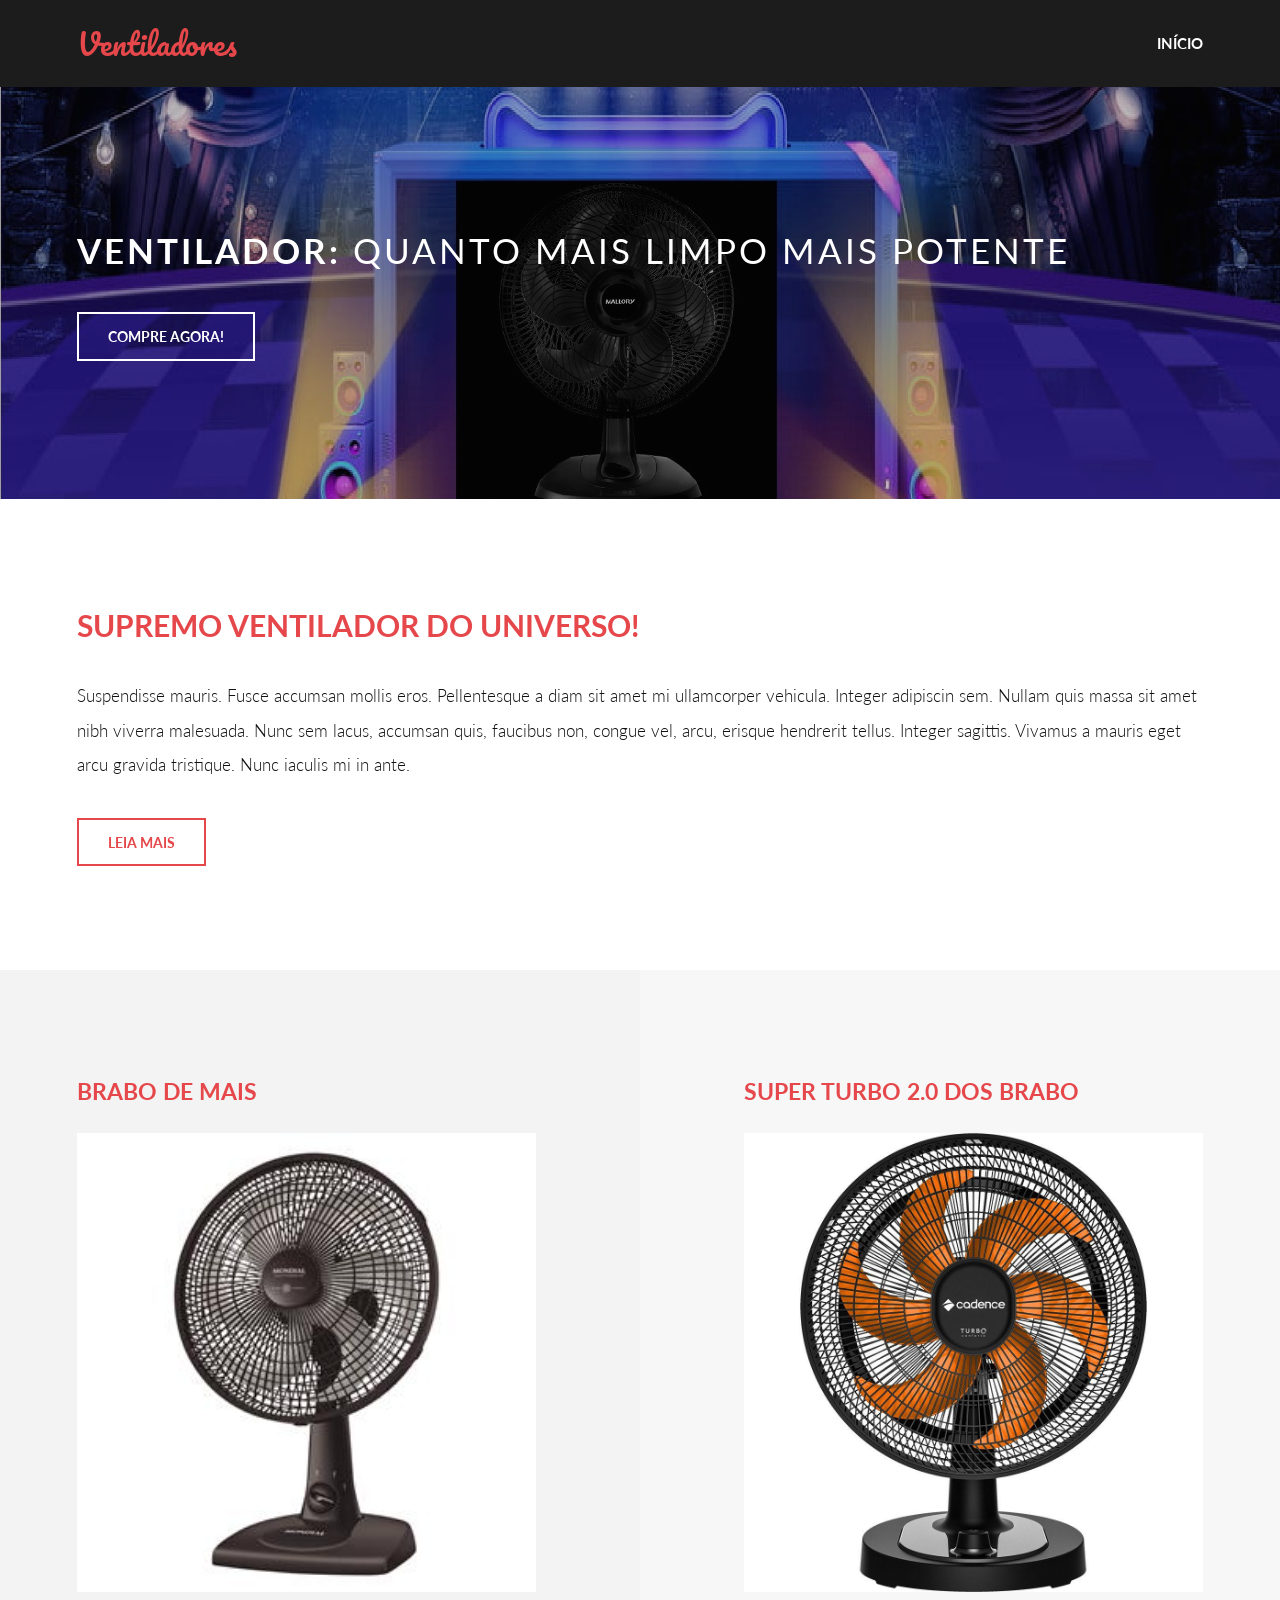
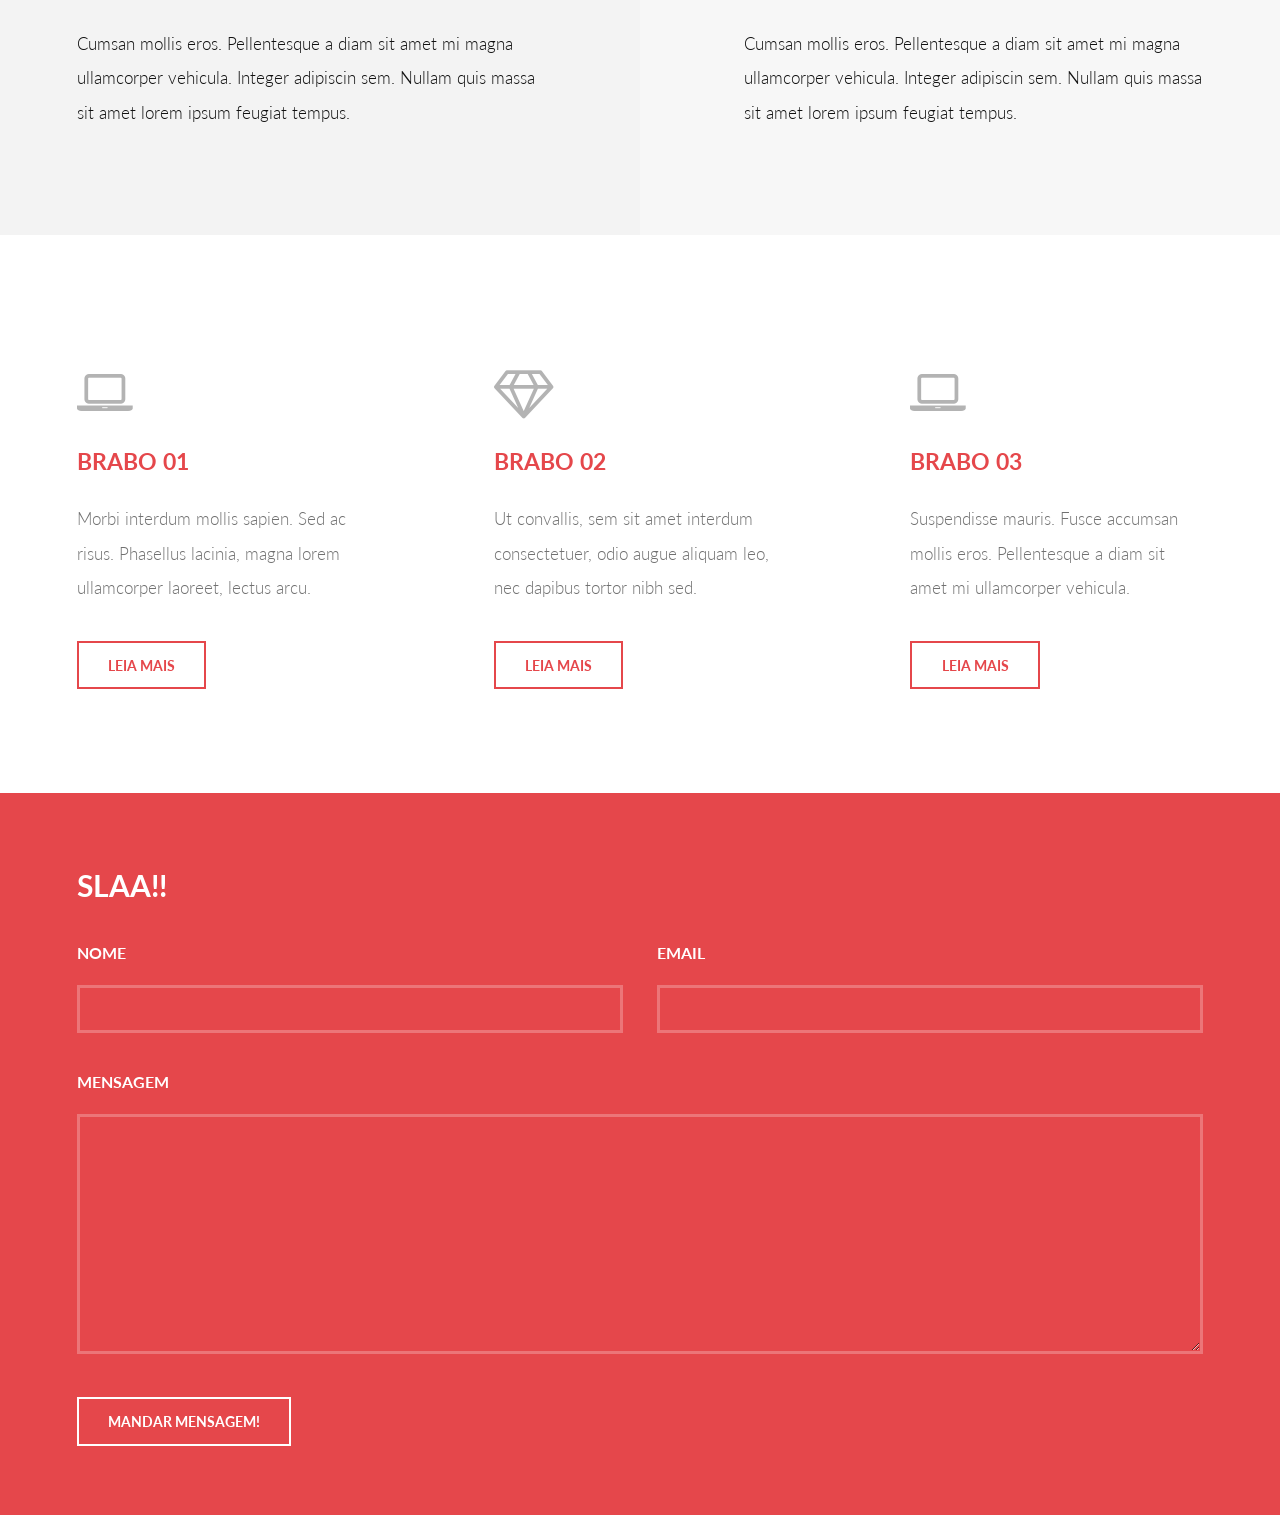
<file: templated-introspect/index.html>
<!DOCTYPE HTML>
<!--
	Introspect by TEMPLATED
	templated.co @templatedco
	Released for free under the Creative Commons Attribution 3.0 license (templated.co/license)
-->
<html>
	<head>
		<title>Introspect by TEMPLATED</title>
		<meta charset="utf-8" />
		<meta name="viewport" content="width=device-width, initial-scale=1, user-scalable=no" />
		<link rel="stylesheet" href="assets/css/main.css" />
	</head>
	<body>

		<!-- Header -->
			<header id="header">
				<div class="inner">
					<a href="index.html" class="logo">Ventiladores</a>
					<nav id="nav">
						<a href="index.html">Início</a>
					</nav>
				</div>
			</header>
			<a href="#menu" class="navPanelToggle"><span class="fa fa-bars"></span></a>

		<!-- Banner -->
			<section id="banner">
				<div class="inner">
					<h1>Ventilador: <span>Quanto mais limpo mais Potente</span></h1>
					<ul class="actions">
						<li><a href="#" class="button alt">Compre Agora!</a></li>
					</ul>
				</div>
			</section>

		<!-- One -->
			<section id="one">
				<div class="inner">
					<header>
						<h2>Supremo Ventilador do Universo!</h2>
					</header>
					<p>Suspendisse mauris. Fusce accumsan mollis eros. Pellentesque a diam sit amet mi ullamcorper vehicula. Integer adipiscin sem. Nullam quis massa sit amet nibh viverra malesuada. Nunc sem lacus, accumsan quis, faucibus non, congue vel, arcu, erisque hendrerit tellus. Integer sagittis. Vivamus a mauris eget arcu gravida tristique. Nunc iaculis mi in ante.</p>
					<ul class="actions">
						<li><a href="#" class="button alt">Leia Mais</a></li>
					</ul>
				</div>
			</section>

		<!-- Two -->
			<section id="two">
				<div class="inner">
					<article>
						<div class="content">
							<header>
								<h3>Brabo de Mais</h3>
							</header>
							<div class="image fit">
								<img src="images/pic01.jpg" alt="" />
							</div>
							<p>Cumsan mollis eros. Pellentesque a diam sit amet mi magna ullamcorper vehicula. Integer adipiscin sem. Nullam quis massa sit amet lorem ipsum feugiat tempus.</p>
						</div>
					</article>
					<article class="alt">
						<div class="content">
							<header>
								<h3>Super turbo 2.0 dos brabo</h3>
							</header>
							<div class="image fit">
								<img src="images/pic02.jpg" alt="" />
							</div>
							<p>Cumsan mollis eros. Pellentesque a diam sit amet mi magna ullamcorper vehicula. Integer adipiscin sem. Nullam quis massa sit amet lorem ipsum feugiat tempus.</p>
						</div>
					</article>
				</div>
			</section>

		<!-- Three -->
			<section id="three">
				<div class="inner">
					<article>
						<div class="content">
							<span class="icon fa-laptop"></span>
							<header>
								<h3>Brabo 01</h3>
							</header>
							<p>Morbi interdum mollis sapien. Sed ac risus. Phasellus lacinia, magna lorem ullamcorper laoreet, lectus arcu.</p>
							<ul class="actions">
								<li><a href="#" class="button alt">Leia Mais</a></li>
							</ul>
						</div>
					</article>
					<article>
						<div class="content">
							<span class="icon fa-diamond"></span>
							<header>
								<h3>Brabo 02</h3>
							</header>
							<p>Ut convallis, sem sit amet interdum consectetuer, odio augue aliquam leo, nec dapibus tortor nibh sed.</p>
							<ul class="actions">
								<li><a href="#" class="button alt">Leia Mais</a></li>
							</ul>
						</div>
					</article>
					<article>
					<div class="content">
							<span class="icon fa-laptop"></span>
							<header>
								<h3>Brabo 03</h3>
							</header>
							<p>Suspendisse mauris. Fusce accumsan mollis eros. Pellentesque a diam sit amet mi ullamcorper vehicula.</p>
							<ul class="actions">
								<li><a href="#" class="button alt">Leia Mais</a></li>
							</ul>
						</div>
					</article>
				</div>
			</section>

		<!-- Footer -->
			<section id="footer">
				<div class="inner">
					<header>
						<h2>Slaa!!</h2>
					</header>
					<form method="post" action="#">
						<div class="field half first">
							<label for="name">Nome</label>
							<input type="text" name="name" id="name" />
						</div>
						<div class="field half">
							<label for="email">Email</label>
							<input type="text" name="email" id="email" />
						</div>
						<div class="field">
							<label for="message">Mensagem</label>
							<textarea name="message" id="message" rows="6"></textarea>
						</div>
						<ul class="actions">
							<li><input type="submit" value="Mandar Mensagem!" class="alt" /></li>
						</ul>
					</form>
				</div>
			</section>

		<!-- Scripts -->
			<script src="assets/js/jquery.min.js"></script>
			<script src="assets/js/skel.min.js"></script>
			<script src="assets/js/util.js"></script>
			<script src="assets/js/main.js"></script>

	</body>
</html>
</file>
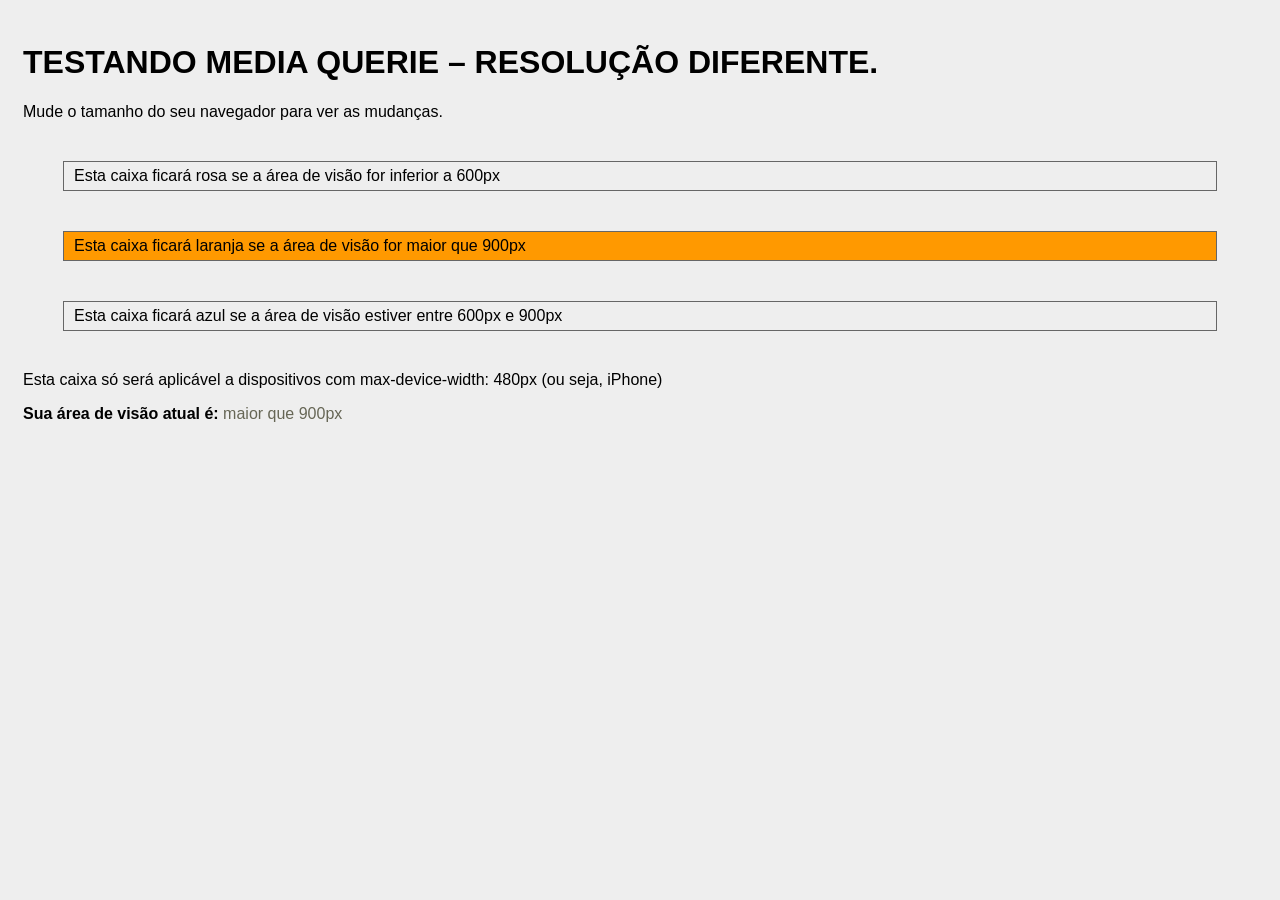
<file: web-responsivo/index.html>
<!DOCTYPE html>
<html lang="pt-br">
<head>
    <meta charset="UTF-8">
    <meta name="viewport" content="width=device-width, initial-scale=1.0">
    <title>Web Responsivo</title>
    <link rel="stylesheet" href="./css/estilo.css">
</head>
<body>
    <h1>TESTANDO MEDIA QUERIE – RESOLUÇÃO DIFERENTE.</h1>
	<p>Mude o tamanho do seu navegador para ver as mudanças.</p>

	<div class="caixa um">
    Esta caixa ficará rosa se a área de visão for inferior a 600px</div>

	<div class="caixa dois">Esta caixa ficará laranja se a área de visão for maior que 900px</div>

	<div class="caixa tres">Esta caixa ficará azul se a área de visão estiver entre 600px e 900px</div>

	<div class="wrapper iphone">Esta caixa só será aplicável a dispositivos com max-device-width: 480px (ou seja, iPhone)</div>

    <p class="area-visivel"><strong>Sua área de visão atual é: </strong> <span class="lt600">menor que 600px</span> <span class="bt600-900">entre 600 - 900px</span> 
    <span class="gt900">maior que 900px</span></p>
</body>
</html>
</file>
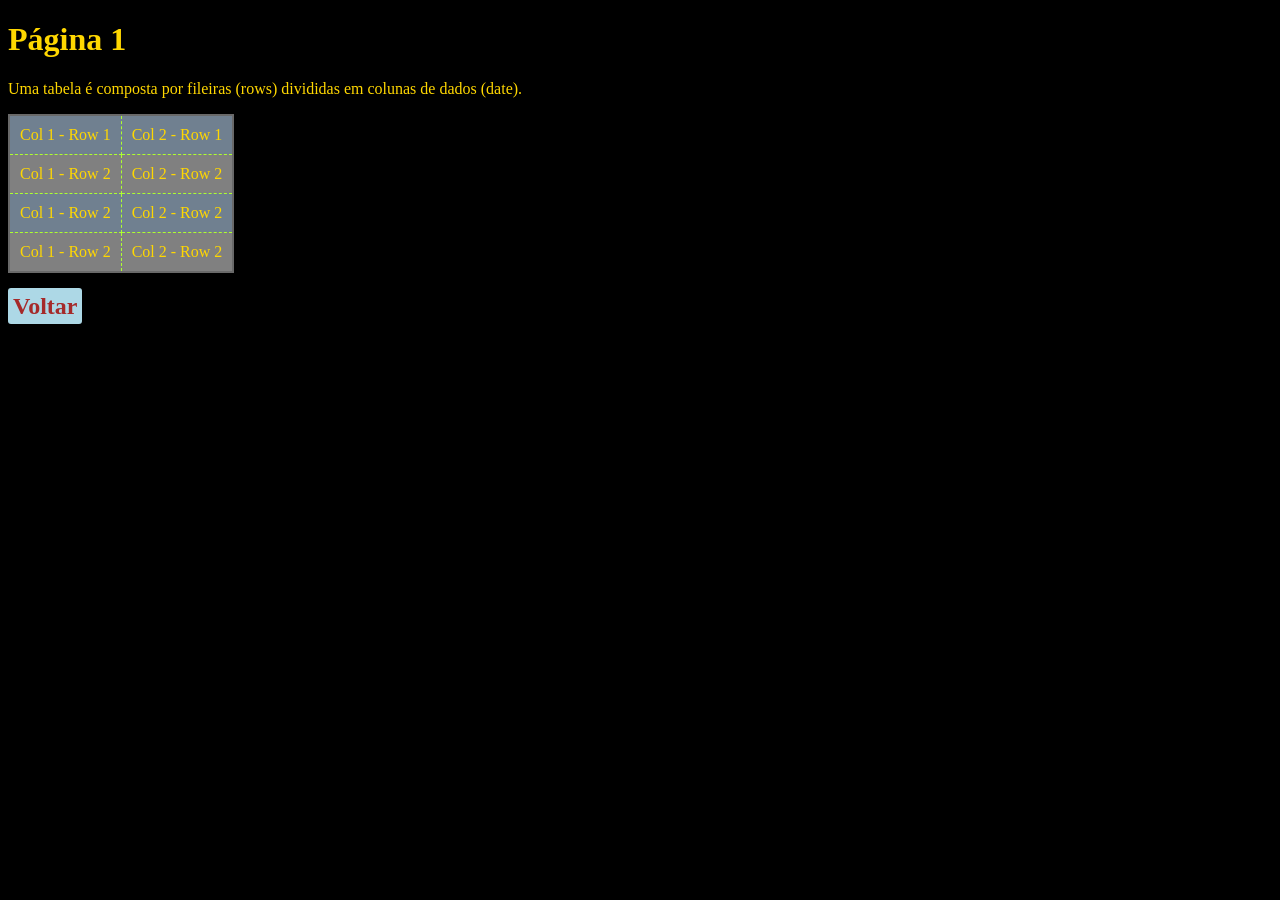
<file: aula06/pg1.html>
<!DOCTYPE html>
<html lang="pt=br">
<head>
    <meta charset="UTF-8">
    <meta name="viewport" content="width=device-width, initial-scale=1.0">
    <title>Página 1</title>
    <link rel="stylesheet" href="css/estilo.css">
</head>
<body>
    <h1>Página 1</h1>
    <p>Uma tabela é composta por fileiras (rows) divididas em colunas de dados (date).</p>
    <table id="tabela1">
        <tr> <!-- Fileira 1 - Table Row -->
            <td>Col 1 - Row 1</td> <!-- Coluna 1 Fileira 1 - Table Data -->
            <td>Col 2 - Row 1</td> <!-- Coluna 2 Fileira 1 - Table Data -->
        </tr>
        
        <tr> <!-- Fileira 2 - Table Row --> 
            <td>Col 1 - Row 2</td> <!-- Coluna 1 Fileira 2 - Table Data -->
            <td>Col 2 - Row 2</td> <!-- Coluna 2 Fileira 2 - Table Data -->
        </tr>   
        
        <tr> <!-- Fileira 2 - Table Row --> 
            <td>Col 1 - Row 2</td> <!-- Coluna 1 Fileira 3 - Table Data -->
            <td>Col 2 - Row 2</td> <!-- Coluna 2 Fileira 3 - Table Data -->
        </tr> 

        <tr> <!-- Fileira 2 - Table Row --> 
            <td>Col 1 - Row 2</td> <!-- Coluna 1 Fileira 4 - Table Data -->
            <td>Col 2 - Row 2</td> <!-- Coluna 2 Fileira 4 - Table Data -->
        </tr> 
    </table> 

    <footer>
        <h2>
            <a href="./index.html">Voltar</a>
        </h2>
    </footer>
</body>
</html>
</file>
<file: aula06/css/estilo.css>
body {
    background-color: black;
    color: gold;
}

li a, footer h2 a {
    color: cyan;
}

li a:hover, footer h2 a:hover {
    color: yellowgreen;
}

li a:active, footer h2 a:active {
    color: yellow;
}

footer h2 a {
    border-style: 2px ridge beige;
    background-color: lightblue;
    color: brown;
    padding: 5px;
    border-radius: 3px;
}

footer h2 a:hover {
    border: 2px ridge lightblue;
    background-color: beige;
    color: brown;
}

footer h2 a:active {
    background-color: white;
    box-shadow: 1px 1px 3px lime;
}

footer h2 a:link {
    text-decoration: none;
}

table#tabela1 {
    border: 2px solid dimgray;
    border-collapse: collapse; /* Juntar as Linhas da Borda */
    background-color: slategrey;
}

#tabela1 td {
    border: 1px dashed greenyellow;
    padding: 10px;
}

#tabela1 tr:nth-child(even) { /* tr's pares com Fundo diferente */
    background-color: grey;
}

#tabela2 {
    text-align: center;
    color: black;
    background-color: white;
    width: 420px;
}

#tabela2 td, #tabela2 th {
    border: 1px solid black;
    padding: 7px;
    height: 30px;
}

#tabela2 th {
    background-color: deepskyblue;
}
</file>
<file: calculadora/css/estilo.css>
/* Reset de Formatação */
html{box-sizing: border-box;}
*, *:before, *:after{box-sizing: inherit;}

body {
    background-color: black;
    color: lime;
    padding: 0;
    margin: 0;
}

h1 {
    text-align: center;
}

.container {
    width: 400px;
    background-color: lavender;
    color: white;
    margin: 0 auto;
    border: 5px ridge white;
}

.screen {
    color: whitesmoke;
    font-size: 40px;
    font-family: 'Courier New', Courier, monospace;
    background-color: black;
    text-align: right;
    padding: 20px 5px;
}

.calc-buttons-row {
    display: flex;
    align-content: stretch;
    justify-content: space-between;
    margin-bottom: 0.5%;
}

.calc-button {
    background-color: #d8d9db;
    color: black;
    height: 100px;
    flex-basis: 24.5%;
    border: none;
    border-radius: 2px;
    font-size: 40px;
    cursor: pointer;
}

.calc-button:hover {background-color: #ebebeb;}
.calc-button:active {background-color: #bbbcbe;}
.double {flex-basis: 49.7%;}
.triple {flex-basis: 74.8%;}

.calc-button:last-child {
    background-color: #df974c;
    color: white;
}

.calc-button:last-child:hover {background-color: #dfb07e;}
.calc-button:last-child:active {background-color: #dd8d37;}
.calc-buttons-row:last-child {padding-bottom: 0;}
</file>
<file: cobrinha/css/estilo.css>
body {
    background-color: black;
    color: red;
    height: 92hv;
    width: 95vw;
    display: flex;
    justify-content: center;
    align-items: center;
    flex-direction: column;
}
</file>
<file: css-grid/css/estilo.css>
body {
    font-family: arial;
}
  
.container {
    display: flex;
    flex-direction: column;
    min-height: 100vh;
}
  
  
@media (min-width: 768px) {
    .container {
      display: grid;
      grid-template-columns: 200px 1fr 200px;
      grid-template-rows: auto 1fr auto;
    }
}
  
header {
    grid-column: span 3;
    padding: 30px;
    text-align: center;
    font-size: 1.4em;
    background-color: #369;
    color: white;
}
  
main {
    flex: 1;
    padding: 20px;
}
  
nav {
    background-color: #f90;
    padding: 20px;
}
   
aside {
    padding: 20px;
    background-color: #936;
}
  
footer {
    grid-column: span 3;
    padding: 30px;
    text-align: center;
    font-size: 1.4em;
    background-color: #690;
    color: white;
}
  
h1 {
    margin-bottom: 1em;
    font-size: 1.3em;
    font-weight: bold;
}
</file>
<file: dino/css/estilo.css>
body {
    background: #fafafa;
  }
  
  .dino {
    width: 60px;
    height: 60px;
    background: url(../img/dino.png);
    position: absolute;
    bottom: 0;
  }
  
  .cacto {
    width: 60px;
    height: 60px;
    background: url(../img/cactus.png);
    position: absolute;
    bottom: 0;
  }
  
  .fim-de-jogo {
    text-align: center;
    color: #666666;
    margin-top: 100px;
    font-family: Arial, Helvetica, sans-serif;
  }
  
  @keyframes deslizarParaDireita {
    from {
      background-position: 100%;
    }
    to {
      background-position: 0;
    }
  }
  
  .background {
      position: absolute;
      bottom: 0;
      background-image: url("../img/background.png");
      background-repeat: repeat-x;
      width: 100%;
      height: 200px;
      animation: deslizarParaDireita 1.5s infinite linear;
  }
</file>
<file: flex-box/css/estilo.css>
h2 {
    text-align: center;
}

p {
    width: 400px;
    margin: 0 auto;
}

.flex-pai {
    display: flex;
}

.flex-filho {
    border: 5px dotted deepskyblue;
    background-color: greenyellow;
    color: navy;
    text-align: center;
    margin: 5px;
    cursor: pointer;
}

.flex-filho:hover {
    background-color: springgreen;
}
</file>
<file: planetas-bootstrap/estilo.css>
article img {
    height: 300px !important; /* Para caber 3 imagens */
    width: 95%;
}

.card {
    margin-left: 20px;
    margin-bottom: 20px;
    transition: all 300ms;
}

.card:hover {
    box-shadow: 0 0 10px gray;
}

.card-body h3 {
    margin-top: 5px;
}
</file>
<file: senaiflix/css/estilo.css>
/* Variáveis do CSS na raiz do documento */
:root {
  --vermelho: #e50914;
  --preto: #141414;
}

/* Ressetando o CSS padrão */
* {
  margin: 0;
  padding: 0;
  box-sizing: border-box;
}

body {
  background: var(--preto);
  font-family: "Times New Roman", Times, serif;
  color: #ffffff;
}

header .logo {
  color: var(--vermelho);
  font-family: Arial, Helvetica, sans-serif;
  font-weight: bold; /* Negrito */
  font-size: 40px;
  margin-left: 5px;
}

header nav a {
  text-decoration: none;
  color: #aaaaaa;
  margin-right: 10px;
  cursor: pointer;
}

header nav a:hover {
  color: #ffffff;
}

header .container {
  display: flex;
  justify-content: space-between;
  align-items: center;
}

.filme-principal {
  font-size: 16px;
  background: linear-gradient(rgba(0, 0, 0, 0.5), rgba(0, 0, 0, 0.59) 100%),
    url("../img/house-of-cards.jpg");
  height: 400px;
  background-size: cover;

  display: flex;
  flex-direction: column;
  justify-content: center;
  align-items: flex-start;
}

.filme-principal .descricao {
  margin-top: 10px;
  margin-bottom: 40px;
}

.titulo {
  font-size: 40px;
  margin-top: 15%;
  font-family: "Trebuchet MS", "Lucida Sans Unicode", "Lucida Grande",
    "Lucida Sans", Arial, sans-serif;
}

.container {
  margin-left: 20px;
}

.filme-principal .container {
  width: 50%;
}

.botao {
  background-color: rgba(0, 0, 0, 0.4); /* 40% de opacidade */
  border: none;
  color: #ffffff;
  padding: 15px 30px;
  margin-right: 8px;
  font-size: 12px;
  cursor: pointer;
  transition: 300ms ease all;
}

.botao:hover {
  background-color: #ffffff;
  color: var(--preto);
}

@media screen and (max-width: 800px) {
    header .container {
        flex-direction: column;
    }
    header .logo {
        font-size: 24px;
    }
    .botao {
        margin-top: 5px;
        width: 190px;
        height: 60px;
    }
    .filme-principal {
        background-size: 100% 100%;
        background-repeat: no-repeat;
        height: 500px;
    }
}
</file>
<file: site_responsivo/CSS/estilo.css>
/* Flex styles -------------------------------------------------*/
header {
    display: flex;
    align-items: center;
  }
  
  @media (min-width: 700px) {
   .leading {
      display: flex;
      align-items: center;
    }
  }
  
  
  /* Grid styles -------------------------------------------------*/
  .cards {
    display: grid;
    grid-template-columns: repeat(auto-fill, minmax(250px, 1fr));
    grid-gap: 30px;
  }
  
  
  /* Generic styles ----------------------------------------------*/
  body {
    font-family: 'Quicksand', sans-serif;
  }
  
  header {
    padding: 10px;
    font-size: 2em;
    color: black;
    background-color: peru;
  }
  
  .logo {
    height: 50px;
    margin-right: 20px;
  }
  
  .leading {
    height: 240px;
    margin-bottom: 30px;
    padding: 30px;
    color: khaki;
    background: url('https://cdn.glitch.com/a5121e34-96b3-4a70-8227-040c51e64fae%2Fcat.jpg?1509635989509') center #333 no-repeat;
    background-size: cover;
    color: powderblue;
    text-shadow: 0px 0px 5px #000;
  }
  
  .leading-bigtext {
    margin-right: 60px;
    font-weight: bold;
    font-size: 24vw;
  }
  
  @media (min-width: 700px) {
    .leading-bigtext {
      font-size: 140px;
    }
  }
  
  .leading-text {
    max-width: 900px;
    font-size: 1.2em;
    line-height: 1.4em;
  }
  
  .cards {
    max-width: 960px;
    margin: 0 auto 30px;
  }
  
  article {
    position: relative;
  }
  
  .article-img {
    height: 200px;
    width: 100%;
    object-fit: cover;
  }
  
  .article-title {
    position: absolute;
    bottom: 0;
    width: 100%;
    padding: 10px;
    background-color: rgba(255, 255, 255, 0.2);
  }
  
  html, body, div, span, applet, object, iframe,
h1, h2, h3, h4, h5, h6, p, blockquote, pre,
a, abbr, acronym, address, big, cite, code,
del, dfn, em, img, ins, kbd, q, s, samp,
small, strike, strong, sub, sup, tt, var,
b, u, i, center,
dl, dt, dd, ol, ul, li,
fieldset, form, label, legend,
table, caption, tbody, tfoot, thead, tr, th, td,
article, aside, canvas, details, embed, 
figure, figcaption, footer, header, hgroup, 
menu, nav, output, ruby, section, summary,
time, mark, audio, video {
	margin: 0;
	padding: 0;
	border: 0;
	font-size: 100%;
	font: inherit;
	vertical-align: baseline;
}
/* HTML5 display-role reset for older browsers */
article, aside, details, figcaption, figure, 
footer, header, hgroup, menu, nav, section {
	display: block;
}
body {
	line-height: 1;
}
ol, ul {
	list-style: none;
}
blockquote, q {
	quotes: none;
}
blockquote:before, blockquote:after,
q:before, q:after {
	content: '';
	content: none;
}
table {
	border-collapse: collapse;
	border-spacing: 0;
}html, body, div, span, applet, object, iframe,
h1, h2, h3, h4, h5, h6, p, blockquote, pre,
a, abbr, acronym, address, big, cite, code,
del, dfn, em, img, ins, kbd, q, s, samp,
small, strike, strong, sub, sup, tt, var,
b, u, i, center,
dl, dt, dd, ol, ul, li,
fieldset, form, label, legend,
table, caption, tbody, tfoot, thead, tr, th, td,
article, aside, canvas, details, embed, 
figure, figcaption, footer, header, hgroup, 
menu, nav, output, ruby, section, summary,
time, mark, audio, video {
	margin: 0;
	padding: 0;
	border: 0;
	font-size: 100%;
	font: inherit;
	vertical-align: baseline;
}
/* HTML5 display-role reset for older browsers */
article, aside, details, figcaption, figure, 
footer, header, hgroup, menu, nav, section {
	display: block;
}
body {
	line-height: 1;
}
ol, ul {
	list-style: none;
}
blockquote, q {
	quotes: none;
}
blockquote:before, blockquote:after,
q:before, q:after {
	content: '';
	content: none;
}
table {
	border-collapse: collapse;
	border-spacing: 0;
}
</file>
<file: tabela-semantica-v1/css/estilo.css>
body {
    background-color: black;
    color: white;
}

table {
    text-align: center;
    color: black;
    background-color: beige;
    border-collapse: collapse;
    color: red;
}

td, th {
    border: 1px solid black;
    padding: 7px;
    width: 200px;
}

caption {
    font-size: 20px;
    margin-bottom: 10px;
    color: lime;
}

tbody tr:nth-child(5) {
    background-color: palegoldenrod;
}

tbody tr:nth-child(2) {
    background-color: palegoldenrod;
}

tbody tr:nth-child(8) {
    background-color: palegoldenrod;
}

thead tr:nth-child(2) {
    background-color: palegoldenrod;
}

.sublinhado {
    text-decoration: underline;
}

tbody tr:hover {
    background-color: silver;
    cursor: pointer;
}
</file>
<file: web-responsivo/css/estilo.css>
body { 
    padding: 15px; 
    background:#eee; 
    font-family: Arial,Helvetica, sans-serif 
}

.caixa {
	border: solid 1px #666;
	padding: 5px 10px;
	margin: 40px;
}

.area-visivel span {
	color: #666655;
	display: none;
}

@media screen and (max-width: 600px) {
	.um {
		background: #F9C;
	}
	span.lt600 {
		display: inline-block;
	}
}

@media screen and (min-width: 900px) {
	.dois {
		background: #F90;
	}
	span.gt900 {
		display: inline-block;
	}
}

@media screen and (min-width: 600px) and (max-width: 900px) {
	.tres {
		background: #9CF;
	}
	span.bt600-900 {
		display: inline-block;
	}
}

@media screen and (max-device-width: 480px) {
	.iphone {
		background: #ccc;
	}
}
</file>
<file: templated-introspect/assets/css/main.css>
@import url(font-awesome.min.css);
@import url("https://fonts.googleapis.com/css?family=Lato:300,400,700|Pacifico");

/*
	Introspect by TEMPLATED
	templated.co @templatedco
	Released for free under the Creative Commons Attribution 3.0 license (templated.co/license)
*/

/* Reset */

	html, body, div, span, applet, object, iframe, h1, h2, h3, h4, h5, h6, p, blockquote, pre, a, abbr, acronym, address, big, cite, code, del, dfn, em, img, ins, kbd, q, s, samp, small, strike, strong, sub, sup, tt, var, b, u, i, center, dl, dt, dd, ol, ul, li, fieldset, form, label, legend, table, caption, tbody, tfoot, thead, tr, th, td, article, aside, canvas, details, embed, figure, figcaption, footer, header, hgroup, menu, nav, output, ruby, section, summary, time, mark, audio, video {
		margin: 0;
		padding: 0;
		border: 0;
		font-size: 100%;
		font: inherit;
		vertical-align: baseline;
	}

	article, aside, details, figcaption, figure, footer, header, hgroup, menu, nav, section {
		display: block;
	}

	body {
		line-height: 1;
	}

	ol, ul {
		list-style: none;
	}

	blockquote, q {
		quotes: none;
	}

	blockquote:before, blockquote:after, q:before, q:after {
		content: '';
		content: none;
	}

	table {
		border-collapse: collapse;
		border-spacing: 0;
	}

	body {
		-webkit-text-size-adjust: none;
	}

/* Box Model */

	*, *:before, *:after {
		-moz-box-sizing: border-box;
		-webkit-box-sizing: border-box;
		box-sizing: border-box;
	}

/* Containers */

	.container {
		margin-left: auto;
		margin-right: auto;
	}

	.container.\31 25\25 {
		width: 100%;
		max-width: 100em;
		min-width: 80em;
	}

	.container.\37 5\25 {
		width: 60em;
	}

	.container.\35 0\25 {
		width: 40em;
	}

	.container.\32 5\25 {
		width: 20em;
	}

	.container {
		width: 80em;
	}

	@media screen and (max-width: 1680px) {

		.container.\31 25\25 {
			width: 100%;
			max-width: 100em;
			min-width: 80em;
		}

		.container.\37 5\25 {
			width: 60em;
		}

		.container.\35 0\25 {
			width: 40em;
		}

		.container.\32 5\25 {
			width: 20em;
		}

		.container {
			width: 80em;
		}

	}

	@media screen and (max-width: 1280px) {

		.container.\31 25\25 {
			width: 100%;
			max-width: 81.25em;
			min-width: 65em;
		}

		.container.\37 5\25 {
			width: 48.75em;
		}

		.container.\35 0\25 {
			width: 32.5em;
		}

		.container.\32 5\25 {
			width: 16.25em;
		}

		.container {
			width: 65em;
		}

	}

	@media screen and (max-width: 980px) {

		.container.\31 25\25 {
			width: 100%;
			max-width: 112.5%;
			min-width: 90%;
		}

		.container.\37 5\25 {
			width: 67.5%;
		}

		.container.\35 0\25 {
			width: 45%;
		}

		.container.\32 5\25 {
			width: 22.5%;
		}

		.container {
			width: 90%;
		}

	}

	@media screen and (max-width: 736px) {

		.container.\31 25\25 {
			width: 100%;
			max-width: 112.5%;
			min-width: 90%;
		}

		.container.\37 5\25 {
			width: 67.5%;
		}

		.container.\35 0\25 {
			width: 45%;
		}

		.container.\32 5\25 {
			width: 22.5%;
		}

		.container {
			width: 90% !important;
		}

	}

	@media screen and (max-width: 480px) {

		.container.\31 25\25 {
			width: 100%;
			max-width: 112.5%;
			min-width: 90%;
		}

		.container.\37 5\25 {
			width: 67.5%;
		}

		.container.\35 0\25 {
			width: 45%;
		}

		.container.\32 5\25 {
			width: 22.5%;
		}

		.container {
			width: 90% !important;
		}

	}

/* Grid */

	.row {
		border-bottom: solid 1px transparent;
		-moz-box-sizing: border-box;
		-webkit-box-sizing: border-box;
		box-sizing: border-box;
	}

	.row > * {
		float: left;
		-moz-box-sizing: border-box;
		-webkit-box-sizing: border-box;
		box-sizing: border-box;
	}

	.row:after, .row:before {
		content: '';
		display: block;
		clear: both;
		height: 0;
	}

	.row.uniform > * > :first-child {
		margin-top: 0;
	}

	.row.uniform > * > :last-child {
		margin-bottom: 0;
	}

	.row.\30 \25 > * {
		padding: 0 0 0 0em;
	}

	.row.\30 \25 {
		margin: 0 0 -1px 0em;
	}

	.row.uniform.\30 \25 > * {
		padding: 0em 0 0 0em;
	}

	.row.uniform.\30 \25 {
		margin: 0em 0 -1px 0em;
	}

	.row > * {
		padding: 0 0 0 2em;
	}

	.row {
		margin: 0 0 -1px -2em;
	}

	.row.uniform > * {
		padding: 2em 0 0 2em;
	}

	.row.uniform {
		margin: -2em 0 -1px -2em;
	}

	.row.\32 00\25 > * {
		padding: 0 0 0 4em;
	}

	.row.\32 00\25 {
		margin: 0 0 -1px -4em;
	}

	.row.uniform.\32 00\25 > * {
		padding: 4em 0 0 4em;
	}

	.row.uniform.\32 00\25 {
		margin: -4em 0 -1px -4em;
	}

	.row.\31 50\25 > * {
		padding: 0 0 0 3em;
	}

	.row.\31 50\25 {
		margin: 0 0 -1px -3em;
	}

	.row.uniform.\31 50\25 > * {
		padding: 3em 0 0 3em;
	}

	.row.uniform.\31 50\25 {
		margin: -3em 0 -1px -3em;
	}

	.row.\35 0\25 > * {
		padding: 0 0 0 1em;
	}

	.row.\35 0\25 {
		margin: 0 0 -1px -1em;
	}

	.row.uniform.\35 0\25 > * {
		padding: 1em 0 0 1em;
	}

	.row.uniform.\35 0\25 {
		margin: -1em 0 -1px -1em;
	}

	.row.\32 5\25 > * {
		padding: 0 0 0 0.5em;
	}

	.row.\32 5\25 {
		margin: 0 0 -1px -0.5em;
	}

	.row.uniform.\32 5\25 > * {
		padding: 0.5em 0 0 0.5em;
	}

	.row.uniform.\32 5\25 {
		margin: -0.5em 0 -1px -0.5em;
	}

	.\31 2u, .\31 2u\24 {
		width: 100%;
		clear: none;
		margin-left: 0;
	}

	.\31 1u, .\31 1u\24 {
		width: 91.6666666667%;
		clear: none;
		margin-left: 0;
	}

	.\31 0u, .\31 0u\24 {
		width: 83.3333333333%;
		clear: none;
		margin-left: 0;
	}

	.\39 u, .\39 u\24 {
		width: 75%;
		clear: none;
		margin-left: 0;
	}

	.\38 u, .\38 u\24 {
		width: 66.6666666667%;
		clear: none;
		margin-left: 0;
	}

	.\37 u, .\37 u\24 {
		width: 58.3333333333%;
		clear: none;
		margin-left: 0;
	}

	.\36 u, .\36 u\24 {
		width: 50%;
		clear: none;
		margin-left: 0;
	}

	.\35 u, .\35 u\24 {
		width: 41.6666666667%;
		clear: none;
		margin-left: 0;
	}

	.\34 u, .\34 u\24 {
		width: 33.3333333333%;
		clear: none;
		margin-left: 0;
	}

	.\33 u, .\33 u\24 {
		width: 25%;
		clear: none;
		margin-left: 0;
	}

	.\32 u, .\32 u\24 {
		width: 16.6666666667%;
		clear: none;
		margin-left: 0;
	}

	.\31 u, .\31 u\24 {
		width: 8.3333333333%;
		clear: none;
		margin-left: 0;
	}

	.\31 2u\24 + *,
	.\31 1u\24 + *,
	.\31 0u\24 + *,
	.\39 u\24 + *,
	.\38 u\24 + *,
	.\37 u\24 + *,
	.\36 u\24 + *,
	.\35 u\24 + *,
	.\34 u\24 + *,
	.\33 u\24 + *,
	.\32 u\24 + *,
	.\31 u\24 + * {
		clear: left;
	}

	.\-11u {
		margin-left: 91.66667%;
	}

	.\-10u {
		margin-left: 83.33333%;
	}

	.\-9u {
		margin-left: 75%;
	}

	.\-8u {
		margin-left: 66.66667%;
	}

	.\-7u {
		margin-left: 58.33333%;
	}

	.\-6u {
		margin-left: 50%;
	}

	.\-5u {
		margin-left: 41.66667%;
	}

	.\-4u {
		margin-left: 33.33333%;
	}

	.\-3u {
		margin-left: 25%;
	}

	.\-2u {
		margin-left: 16.66667%;
	}

	.\-1u {
		margin-left: 8.33333%;
	}

	@media screen and (max-width: 1680px) {

		.row > * {
			padding: 0 0 0 2em;
		}

		.row {
			margin: 0 0 -1px -2em;
		}

		.row.uniform > * {
			padding: 2em 0 0 2em;
		}

		.row.uniform {
			margin: -2em 0 -1px -2em;
		}

		.row.\32 00\25 > * {
			padding: 0 0 0 4em;
		}

		.row.\32 00\25 {
			margin: 0 0 -1px -4em;
		}

		.row.uniform.\32 00\25 > * {
			padding: 4em 0 0 4em;
		}

		.row.uniform.\32 00\25 {
			margin: -4em 0 -1px -4em;
		}

		.row.\31 50\25 > * {
			padding: 0 0 0 3em;
		}

		.row.\31 50\25 {
			margin: 0 0 -1px -3em;
		}

		.row.uniform.\31 50\25 > * {
			padding: 3em 0 0 3em;
		}

		.row.uniform.\31 50\25 {
			margin: -3em 0 -1px -3em;
		}

		.row.\35 0\25 > * {
			padding: 0 0 0 1em;
		}

		.row.\35 0\25 {
			margin: 0 0 -1px -1em;
		}

		.row.uniform.\35 0\25 > * {
			padding: 1em 0 0 1em;
		}

		.row.uniform.\35 0\25 {
			margin: -1em 0 -1px -1em;
		}

		.row.\32 5\25 > * {
			padding: 0 0 0 0.5em;
		}

		.row.\32 5\25 {
			margin: 0 0 -1px -0.5em;
		}

		.row.uniform.\32 5\25 > * {
			padding: 0.5em 0 0 0.5em;
		}

		.row.uniform.\32 5\25 {
			margin: -0.5em 0 -1px -0.5em;
		}

		.\31 2u\28xlarge\29, .\31 2u\24\28xlarge\29 {
			width: 100%;
			clear: none;
			margin-left: 0;
		}

		.\31 1u\28xlarge\29, .\31 1u\24\28xlarge\29 {
			width: 91.6666666667%;
			clear: none;
			margin-left: 0;
		}

		.\31 0u\28xlarge\29, .\31 0u\24\28xlarge\29 {
			width: 83.3333333333%;
			clear: none;
			margin-left: 0;
		}

		.\39 u\28xlarge\29, .\39 u\24\28xlarge\29 {
			width: 75%;
			clear: none;
			margin-left: 0;
		}

		.\38 u\28xlarge\29, .\38 u\24\28xlarge\29 {
			width: 66.6666666667%;
			clear: none;
			margin-left: 0;
		}

		.\37 u\28xlarge\29, .\37 u\24\28xlarge\29 {
			width: 58.3333333333%;
			clear: none;
			margin-left: 0;
		}

		.\36 u\28xlarge\29, .\36 u\24\28xlarge\29 {
			width: 50%;
			clear: none;
			margin-left: 0;
		}

		.\35 u\28xlarge\29, .\35 u\24\28xlarge\29 {
			width: 41.6666666667%;
			clear: none;
			margin-left: 0;
		}

		.\34 u\28xlarge\29, .\34 u\24\28xlarge\29 {
			width: 33.3333333333%;
			clear: none;
			margin-left: 0;
		}

		.\33 u\28xlarge\29, .\33 u\24\28xlarge\29 {
			width: 25%;
			clear: none;
			margin-left: 0;
		}

		.\32 u\28xlarge\29, .\32 u\24\28xlarge\29 {
			width: 16.6666666667%;
			clear: none;
			margin-left: 0;
		}

		.\31 u\28xlarge\29, .\31 u\24\28xlarge\29 {
			width: 8.3333333333%;
			clear: none;
			margin-left: 0;
		}

		.\31 2u\24\28xlarge\29 + *,
		.\31 1u\24\28xlarge\29 + *,
		.\31 0u\24\28xlarge\29 + *,
		.\39 u\24\28xlarge\29 + *,
		.\38 u\24\28xlarge\29 + *,
		.\37 u\24\28xlarge\29 + *,
		.\36 u\24\28xlarge\29 + *,
		.\35 u\24\28xlarge\29 + *,
		.\34 u\24\28xlarge\29 + *,
		.\33 u\24\28xlarge\29 + *,
		.\32 u\24\28xlarge\29 + *,
		.\31 u\24\28xlarge\29 + * {
			clear: left;
		}

		.\-11u\28xlarge\29 {
			margin-left: 91.66667%;
		}

		.\-10u\28xlarge\29 {
			margin-left: 83.33333%;
		}

		.\-9u\28xlarge\29 {
			margin-left: 75%;
		}

		.\-8u\28xlarge\29 {
			margin-left: 66.66667%;
		}

		.\-7u\28xlarge\29 {
			margin-left: 58.33333%;
		}

		.\-6u\28xlarge\29 {
			margin-left: 50%;
		}

		.\-5u\28xlarge\29 {
			margin-left: 41.66667%;
		}

		.\-4u\28xlarge\29 {
			margin-left: 33.33333%;
		}

		.\-3u\28xlarge\29 {
			margin-left: 25%;
		}

		.\-2u\28xlarge\29 {
			margin-left: 16.66667%;
		}

		.\-1u\28xlarge\29 {
			margin-left: 8.33333%;
		}

	}

	@media screen and (max-width: 1280px) {

		.row > * {
			padding: 0 0 0 1.5em;
		}

		.row {
			margin: 0 0 -1px -1.5em;
		}

		.row.uniform > * {
			padding: 1.5em 0 0 1.5em;
		}

		.row.uniform {
			margin: -1.5em 0 -1px -1.5em;
		}

		.row.\32 00\25 > * {
			padding: 0 0 0 3em;
		}

		.row.\32 00\25 {
			margin: 0 0 -1px -3em;
		}

		.row.uniform.\32 00\25 > * {
			padding: 3em 0 0 3em;
		}

		.row.uniform.\32 00\25 {
			margin: -3em 0 -1px -3em;
		}

		.row.\31 50\25 > * {
			padding: 0 0 0 2.25em;
		}

		.row.\31 50\25 {
			margin: 0 0 -1px -2.25em;
		}

		.row.uniform.\31 50\25 > * {
			padding: 2.25em 0 0 2.25em;
		}

		.row.uniform.\31 50\25 {
			margin: -2.25em 0 -1px -2.25em;
		}

		.row.\35 0\25 > * {
			padding: 0 0 0 0.75em;
		}

		.row.\35 0\25 {
			margin: 0 0 -1px -0.75em;
		}

		.row.uniform.\35 0\25 > * {
			padding: 0.75em 0 0 0.75em;
		}

		.row.uniform.\35 0\25 {
			margin: -0.75em 0 -1px -0.75em;
		}

		.row.\32 5\25 > * {
			padding: 0 0 0 0.375em;
		}

		.row.\32 5\25 {
			margin: 0 0 -1px -0.375em;
		}

		.row.uniform.\32 5\25 > * {
			padding: 0.375em 0 0 0.375em;
		}

		.row.uniform.\32 5\25 {
			margin: -0.375em 0 -1px -0.375em;
		}

		.\31 2u\28large\29, .\31 2u\24\28large\29 {
			width: 100%;
			clear: none;
			margin-left: 0;
		}

		.\31 1u\28large\29, .\31 1u\24\28large\29 {
			width: 91.6666666667%;
			clear: none;
			margin-left: 0;
		}

		.\31 0u\28large\29, .\31 0u\24\28large\29 {
			width: 83.3333333333%;
			clear: none;
			margin-left: 0;
		}

		.\39 u\28large\29, .\39 u\24\28large\29 {
			width: 75%;
			clear: none;
			margin-left: 0;
		}

		.\38 u\28large\29, .\38 u\24\28large\29 {
			width: 66.6666666667%;
			clear: none;
			margin-left: 0;
		}

		.\37 u\28large\29, .\37 u\24\28large\29 {
			width: 58.3333333333%;
			clear: none;
			margin-left: 0;
		}

		.\36 u\28large\29, .\36 u\24\28large\29 {
			width: 50%;
			clear: none;
			margin-left: 0;
		}

		.\35 u\28large\29, .\35 u\24\28large\29 {
			width: 41.6666666667%;
			clear: none;
			margin-left: 0;
		}

		.\34 u\28large\29, .\34 u\24\28large\29 {
			width: 33.3333333333%;
			clear: none;
			margin-left: 0;
		}

		.\33 u\28large\29, .\33 u\24\28large\29 {
			width: 25%;
			clear: none;
			margin-left: 0;
		}

		.\32 u\28large\29, .\32 u\24\28large\29 {
			width: 16.6666666667%;
			clear: none;
			margin-left: 0;
		}

		.\31 u\28large\29, .\31 u\24\28large\29 {
			width: 8.3333333333%;
			clear: none;
			margin-left: 0;
		}

		.\31 2u\24\28large\29 + *,
		.\31 1u\24\28large\29 + *,
		.\31 0u\24\28large\29 + *,
		.\39 u\24\28large\29 + *,
		.\38 u\24\28large\29 + *,
		.\37 u\24\28large\29 + *,
		.\36 u\24\28large\29 + *,
		.\35 u\24\28large\29 + *,
		.\34 u\24\28large\29 + *,
		.\33 u\24\28large\29 + *,
		.\32 u\24\28large\29 + *,
		.\31 u\24\28large\29 + * {
			clear: left;
		}

		.\-11u\28large\29 {
			margin-left: 91.66667%;
		}

		.\-10u\28large\29 {
			margin-left: 83.33333%;
		}

		.\-9u\28large\29 {
			margin-left: 75%;
		}

		.\-8u\28large\29 {
			margin-left: 66.66667%;
		}

		.\-7u\28large\29 {
			margin-left: 58.33333%;
		}

		.\-6u\28large\29 {
			margin-left: 50%;
		}

		.\-5u\28large\29 {
			margin-left: 41.66667%;
		}

		.\-4u\28large\29 {
			margin-left: 33.33333%;
		}

		.\-3u\28large\29 {
			margin-left: 25%;
		}

		.\-2u\28large\29 {
			margin-left: 16.66667%;
		}

		.\-1u\28large\29 {
			margin-left: 8.33333%;
		}

	}

	@media screen and (max-width: 980px) {

		.row > * {
			padding: 0 0 0 1.5em;
		}

		.row {
			margin: 0 0 -1px -1.5em;
		}

		.row.uniform > * {
			padding: 1.5em 0 0 1.5em;
		}

		.row.uniform {
			margin: -1.5em 0 -1px -1.5em;
		}

		.row.\32 00\25 > * {
			padding: 0 0 0 3em;
		}

		.row.\32 00\25 {
			margin: 0 0 -1px -3em;
		}

		.row.uniform.\32 00\25 > * {
			padding: 3em 0 0 3em;
		}

		.row.uniform.\32 00\25 {
			margin: -3em 0 -1px -3em;
		}

		.row.\31 50\25 > * {
			padding: 0 0 0 2.25em;
		}

		.row.\31 50\25 {
			margin: 0 0 -1px -2.25em;
		}

		.row.uniform.\31 50\25 > * {
			padding: 2.25em 0 0 2.25em;
		}

		.row.uniform.\31 50\25 {
			margin: -2.25em 0 -1px -2.25em;
		}

		.row.\35 0\25 > * {
			padding: 0 0 0 0.75em;
		}

		.row.\35 0\25 {
			margin: 0 0 -1px -0.75em;
		}

		.row.uniform.\35 0\25 > * {
			padding: 0.75em 0 0 0.75em;
		}

		.row.uniform.\35 0\25 {
			margin: -0.75em 0 -1px -0.75em;
		}

		.row.\32 5\25 > * {
			padding: 0 0 0 0.375em;
		}

		.row.\32 5\25 {
			margin: 0 0 -1px -0.375em;
		}

		.row.uniform.\32 5\25 > * {
			padding: 0.375em 0 0 0.375em;
		}

		.row.uniform.\32 5\25 {
			margin: -0.375em 0 -1px -0.375em;
		}

		.\31 2u\28medium\29, .\31 2u\24\28medium\29 {
			width: 100%;
			clear: none;
			margin-left: 0;
		}

		.\31 1u\28medium\29, .\31 1u\24\28medium\29 {
			width: 91.6666666667%;
			clear: none;
			margin-left: 0;
		}

		.\31 0u\28medium\29, .\31 0u\24\28medium\29 {
			width: 83.3333333333%;
			clear: none;
			margin-left: 0;
		}

		.\39 u\28medium\29, .\39 u\24\28medium\29 {
			width: 75%;
			clear: none;
			margin-left: 0;
		}

		.\38 u\28medium\29, .\38 u\24\28medium\29 {
			width: 66.6666666667%;
			clear: none;
			margin-left: 0;
		}

		.\37 u\28medium\29, .\37 u\24\28medium\29 {
			width: 58.3333333333%;
			clear: none;
			margin-left: 0;
		}

		.\36 u\28medium\29, .\36 u\24\28medium\29 {
			width: 50%;
			clear: none;
			margin-left: 0;
		}

		.\35 u\28medium\29, .\35 u\24\28medium\29 {
			width: 41.6666666667%;
			clear: none;
			margin-left: 0;
		}

		.\34 u\28medium\29, .\34 u\24\28medium\29 {
			width: 33.3333333333%;
			clear: none;
			margin-left: 0;
		}

		.\33 u\28medium\29, .\33 u\24\28medium\29 {
			width: 25%;
			clear: none;
			margin-left: 0;
		}

		.\32 u\28medium\29, .\32 u\24\28medium\29 {
			width: 16.6666666667%;
			clear: none;
			margin-left: 0;
		}

		.\31 u\28medium\29, .\31 u\24\28medium\29 {
			width: 8.3333333333%;
			clear: none;
			margin-left: 0;
		}

		.\31 2u\24\28medium\29 + *,
		.\31 1u\24\28medium\29 + *,
		.\31 0u\24\28medium\29 + *,
		.\39 u\24\28medium\29 + *,
		.\38 u\24\28medium\29 + *,
		.\37 u\24\28medium\29 + *,
		.\36 u\24\28medium\29 + *,
		.\35 u\24\28medium\29 + *,
		.\34 u\24\28medium\29 + *,
		.\33 u\24\28medium\29 + *,
		.\32 u\24\28medium\29 + *,
		.\31 u\24\28medium\29 + * {
			clear: left;
		}

		.\-11u\28medium\29 {
			margin-left: 91.66667%;
		}

		.\-10u\28medium\29 {
			margin-left: 83.33333%;
		}

		.\-9u\28medium\29 {
			margin-left: 75%;
		}

		.\-8u\28medium\29 {
			margin-left: 66.66667%;
		}

		.\-7u\28medium\29 {
			margin-left: 58.33333%;
		}

		.\-6u\28medium\29 {
			margin-left: 50%;
		}

		.\-5u\28medium\29 {
			margin-left: 41.66667%;
		}

		.\-4u\28medium\29 {
			margin-left: 33.33333%;
		}

		.\-3u\28medium\29 {
			margin-left: 25%;
		}

		.\-2u\28medium\29 {
			margin-left: 16.66667%;
		}

		.\-1u\28medium\29 {
			margin-left: 8.33333%;
		}

	}

	@media screen and (max-width: 736px) {

		.row > * {
			padding: 0 0 0 1.25em;
		}

		.row {
			margin: 0 0 -1px -1.25em;
		}

		.row.uniform > * {
			padding: 1.25em 0 0 1.25em;
		}

		.row.uniform {
			margin: -1.25em 0 -1px -1.25em;
		}

		.row.\32 00\25 > * {
			padding: 0 0 0 2.5em;
		}

		.row.\32 00\25 {
			margin: 0 0 -1px -2.5em;
		}

		.row.uniform.\32 00\25 > * {
			padding: 2.5em 0 0 2.5em;
		}

		.row.uniform.\32 00\25 {
			margin: -2.5em 0 -1px -2.5em;
		}

		.row.\31 50\25 > * {
			padding: 0 0 0 1.875em;
		}

		.row.\31 50\25 {
			margin: 0 0 -1px -1.875em;
		}

		.row.uniform.\31 50\25 > * {
			padding: 1.875em 0 0 1.875em;
		}

		.row.uniform.\31 50\25 {
			margin: -1.875em 0 -1px -1.875em;
		}

		.row.\35 0\25 > * {
			padding: 0 0 0 0.625em;
		}

		.row.\35 0\25 {
			margin: 0 0 -1px -0.625em;
		}

		.row.uniform.\35 0\25 > * {
			padding: 0.625em 0 0 0.625em;
		}

		.row.uniform.\35 0\25 {
			margin: -0.625em 0 -1px -0.625em;
		}

		.row.\32 5\25 > * {
			padding: 0 0 0 0.3125em;
		}

		.row.\32 5\25 {
			margin: 0 0 -1px -0.3125em;
		}

		.row.uniform.\32 5\25 > * {
			padding: 0.3125em 0 0 0.3125em;
		}

		.row.uniform.\32 5\25 {
			margin: -0.3125em 0 -1px -0.3125em;
		}

		.\31 2u\28small\29, .\31 2u\24\28small\29 {
			width: 100%;
			clear: none;
			margin-left: 0;
		}

		.\31 1u\28small\29, .\31 1u\24\28small\29 {
			width: 91.6666666667%;
			clear: none;
			margin-left: 0;
		}

		.\31 0u\28small\29, .\31 0u\24\28small\29 {
			width: 83.3333333333%;
			clear: none;
			margin-left: 0;
		}

		.\39 u\28small\29, .\39 u\24\28small\29 {
			width: 75%;
			clear: none;
			margin-left: 0;
		}

		.\38 u\28small\29, .\38 u\24\28small\29 {
			width: 66.6666666667%;
			clear: none;
			margin-left: 0;
		}

		.\37 u\28small\29, .\37 u\24\28small\29 {
			width: 58.3333333333%;
			clear: none;
			margin-left: 0;
		}

		.\36 u\28small\29, .\36 u\24\28small\29 {
			width: 50%;
			clear: none;
			margin-left: 0;
		}

		.\35 u\28small\29, .\35 u\24\28small\29 {
			width: 41.6666666667%;
			clear: none;
			margin-left: 0;
		}

		.\34 u\28small\29, .\34 u\24\28small\29 {
			width: 33.3333333333%;
			clear: none;
			margin-left: 0;
		}

		.\33 u\28small\29, .\33 u\24\28small\29 {
			width: 25%;
			clear: none;
			margin-left: 0;
		}

		.\32 u\28small\29, .\32 u\24\28small\29 {
			width: 16.6666666667%;
			clear: none;
			margin-left: 0;
		}

		.\31 u\28small\29, .\31 u\24\28small\29 {
			width: 8.3333333333%;
			clear: none;
			margin-left: 0;
		}

		.\31 2u\24\28small\29 + *,
		.\31 1u\24\28small\29 + *,
		.\31 0u\24\28small\29 + *,
		.\39 u\24\28small\29 + *,
		.\38 u\24\28small\29 + *,
		.\37 u\24\28small\29 + *,
		.\36 u\24\28small\29 + *,
		.\35 u\24\28small\29 + *,
		.\34 u\24\28small\29 + *,
		.\33 u\24\28small\29 + *,
		.\32 u\24\28small\29 + *,
		.\31 u\24\28small\29 + * {
			clear: left;
		}

		.\-11u\28small\29 {
			margin-left: 91.66667%;
		}

		.\-10u\28small\29 {
			margin-left: 83.33333%;
		}

		.\-9u\28small\29 {
			margin-left: 75%;
		}

		.\-8u\28small\29 {
			margin-left: 66.66667%;
		}

		.\-7u\28small\29 {
			margin-left: 58.33333%;
		}

		.\-6u\28small\29 {
			margin-left: 50%;
		}

		.\-5u\28small\29 {
			margin-left: 41.66667%;
		}

		.\-4u\28small\29 {
			margin-left: 33.33333%;
		}

		.\-3u\28small\29 {
			margin-left: 25%;
		}

		.\-2u\28small\29 {
			margin-left: 16.66667%;
		}

		.\-1u\28small\29 {
			margin-left: 8.33333%;
		}

	}

	@media screen and (max-width: 480px) {

		.row > * {
			padding: 0 0 0 1.25em;
		}

		.row {
			margin: 0 0 -1px -1.25em;
		}

		.row.uniform > * {
			padding: 1.25em 0 0 1.25em;
		}

		.row.uniform {
			margin: -1.25em 0 -1px -1.25em;
		}

		.row.\32 00\25 > * {
			padding: 0 0 0 2.5em;
		}

		.row.\32 00\25 {
			margin: 0 0 -1px -2.5em;
		}

		.row.uniform.\32 00\25 > * {
			padding: 2.5em 0 0 2.5em;
		}

		.row.uniform.\32 00\25 {
			margin: -2.5em 0 -1px -2.5em;
		}

		.row.\31 50\25 > * {
			padding: 0 0 0 1.875em;
		}

		.row.\31 50\25 {
			margin: 0 0 -1px -1.875em;
		}

		.row.uniform.\31 50\25 > * {
			padding: 1.875em 0 0 1.875em;
		}

		.row.uniform.\31 50\25 {
			margin: -1.875em 0 -1px -1.875em;
		}

		.row.\35 0\25 > * {
			padding: 0 0 0 0.625em;
		}

		.row.\35 0\25 {
			margin: 0 0 -1px -0.625em;
		}

		.row.uniform.\35 0\25 > * {
			padding: 0.625em 0 0 0.625em;
		}

		.row.uniform.\35 0\25 {
			margin: -0.625em 0 -1px -0.625em;
		}

		.row.\32 5\25 > * {
			padding: 0 0 0 0.3125em;
		}

		.row.\32 5\25 {
			margin: 0 0 -1px -0.3125em;
		}

		.row.uniform.\32 5\25 > * {
			padding: 0.3125em 0 0 0.3125em;
		}

		.row.uniform.\32 5\25 {
			margin: -0.3125em 0 -1px -0.3125em;
		}

		.\31 2u\28xsmall\29, .\31 2u\24\28xsmall\29 {
			width: 100%;
			clear: none;
			margin-left: 0;
		}

		.\31 1u\28xsmall\29, .\31 1u\24\28xsmall\29 {
			width: 91.6666666667%;
			clear: none;
			margin-left: 0;
		}

		.\31 0u\28xsmall\29, .\31 0u\24\28xsmall\29 {
			width: 83.3333333333%;
			clear: none;
			margin-left: 0;
		}

		.\39 u\28xsmall\29, .\39 u\24\28xsmall\29 {
			width: 75%;
			clear: none;
			margin-left: 0;
		}

		.\38 u\28xsmall\29, .\38 u\24\28xsmall\29 {
			width: 66.6666666667%;
			clear: none;
			margin-left: 0;
		}

		.\37 u\28xsmall\29, .\37 u\24\28xsmall\29 {
			width: 58.3333333333%;
			clear: none;
			margin-left: 0;
		}

		.\36 u\28xsmall\29, .\36 u\24\28xsmall\29 {
			width: 50%;
			clear: none;
			margin-left: 0;
		}

		.\35 u\28xsmall\29, .\35 u\24\28xsmall\29 {
			width: 41.6666666667%;
			clear: none;
			margin-left: 0;
		}

		.\34 u\28xsmall\29, .\34 u\24\28xsmall\29 {
			width: 33.3333333333%;
			clear: none;
			margin-left: 0;
		}

		.\33 u\28xsmall\29, .\33 u\24\28xsmall\29 {
			width: 25%;
			clear: none;
			margin-left: 0;
		}

		.\32 u\28xsmall\29, .\32 u\24\28xsmall\29 {
			width: 16.6666666667%;
			clear: none;
			margin-left: 0;
		}

		.\31 u\28xsmall\29, .\31 u\24\28xsmall\29 {
			width: 8.3333333333%;
			clear: none;
			margin-left: 0;
		}

		.\31 2u\24\28xsmall\29 + *,
		.\31 1u\24\28xsmall\29 + *,
		.\31 0u\24\28xsmall\29 + *,
		.\39 u\24\28xsmall\29 + *,
		.\38 u\24\28xsmall\29 + *,
		.\37 u\24\28xsmall\29 + *,
		.\36 u\24\28xsmall\29 + *,
		.\35 u\24\28xsmall\29 + *,
		.\34 u\24\28xsmall\29 + *,
		.\33 u\24\28xsmall\29 + *,
		.\32 u\24\28xsmall\29 + *,
		.\31 u\24\28xsmall\29 + * {
			clear: left;
		}

		.\-11u\28xsmall\29 {
			margin-left: 91.66667%;
		}

		.\-10u\28xsmall\29 {
			margin-left: 83.33333%;
		}

		.\-9u\28xsmall\29 {
			margin-left: 75%;
		}

		.\-8u\28xsmall\29 {
			margin-left: 66.66667%;
		}

		.\-7u\28xsmall\29 {
			margin-left: 58.33333%;
		}

		.\-6u\28xsmall\29 {
			margin-left: 50%;
		}

		.\-5u\28xsmall\29 {
			margin-left: 41.66667%;
		}

		.\-4u\28xsmall\29 {
			margin-left: 33.33333%;
		}

		.\-3u\28xsmall\29 {
			margin-left: 25%;
		}

		.\-2u\28xsmall\29 {
			margin-left: 16.66667%;
		}

		.\-1u\28xsmall\29 {
			margin-left: 8.33333%;
		}

	}

/* Basic */

	@-ms-viewport {
		width: device-width;
	}

	body {
		-ms-overflow-style: scrollbar;
	}

	@media screen and (max-width: 480px) {

		html, body {
			min-width: 320px;
		}

	}

	body {
		background: #fff;
	}

		body.is-loading *, body.is-loading *:before, body.is-loading *:after {
			-moz-animation: none !important;
			-webkit-animation: none !important;
			-ms-animation: none !important;
			animation: none !important;
			-moz-transition: none !important;
			-webkit-transition: none !important;
			-ms-transition: none !important;
			transition: none !important;
		}

/* Type */

	body {
		background-color: #fff;
		color: #111111;
	}

	body, input, select, textarea {
		font-family: "Lato", sans-serif;
		font-size: 15pt;
		font-weight: 300;
		line-height: 2;
	}

		@media screen and (max-width: 1680px) {

			body, input, select, textarea {
				font-size: 13pt;
			}

		}

		@media screen and (max-width: 1280px) {

			body, input, select, textarea {
				font-size: 13pt;
			}

		}

		@media screen and (max-width: 980px) {

			body, input, select, textarea {
				font-size: 12pt;
			}

		}

		@media screen and (max-width: 736px) {

			body, input, select, textarea {
				font-size: 12pt;
			}

		}

		@media screen and (max-width: 480px) {

			body, input, select, textarea {
				font-size: 12pt;
			}

		}

	a {
		-moz-transition: color 0.2s ease-in-out;
		-webkit-transition: color 0.2s ease-in-out;
		-ms-transition: color 0.2s ease-in-out;
		transition: color 0.2s ease-in-out;
		text-decoration: none;
	}

		a:hover {
			text-decoration: underline;
		}

	strong, b {
		font-weight: 700;
	}

	em, i {
		font-style: italic;
	}

	p {
		margin: 0 0 2em 0;
	}

	h1, h2, h3, h4, h5, h6 {
		font-weight: 700;
		line-height: 1.5;
		margin: 0 0 1em 0;
		text-transform: uppercase;
	}

		h1 a, h2 a, h3 a, h4 a, h5 a, h6 a {
			color: inherit;
			text-decoration: none;
		}

	h1 {
		font-size: 2em;
		margin: 0 0 0.25em 0;
	}

	h2 {
		font-size: 1.75em;
	}

	h3 {
		font-size: 1.35em;
	}

	h4 {
		font-size: 1.1em;
	}

	h5 {
		font-size: 0.9em;
	}

	h6 {
		font-size: 0.7em;
	}

	@media screen and (max-width: 736px) {

		h1 {
			font-size: 1.5em;
		}

		h2 {
			font-size: 1.25em;
		}

		h3 {
			font-size: 1.1em;
		}

	}

	sub {
		font-size: 0.8em;
		position: relative;
		top: 0.5em;
	}

	sup {
		font-size: 0.8em;
		position: relative;
		top: -0.5em;
	}

	blockquote {
		border-left: solid 4px;
		font-style: italic;
		margin: 0 0 2em 0;
		padding: 0.5em 0 0.5em 2em;
	}

	code {
		border-radius: 0;
		border: solid 1px;
		font-family: "Courier New", monospace;
		font-size: 0.9em;
		margin: 0 0.25em;
		padding: 0.25em 0.65em;
	}

	pre {
		-webkit-overflow-scrolling: touch;
		font-family: "Courier New", monospace;
		font-size: 0.9em;
		margin: 0 0 2em 0;
	}

		pre code {
			display: block;
			line-height: 1.75;
			padding: 1em 1.5em;
			overflow-x: auto;
		}

	hr {
		border: 0;
		border-bottom: solid 1px;
		margin: 2em 0;
	}

		hr.major {
			margin: 3em 0;
		}

	.align-left {
		text-align: left;
	}

	.align-center {
		text-align: center;
	}

	.align-right {
		text-align: right;
	}

	input, select, textarea {
		color: #e5474b;
	}

	a {
		color: #e5474b;
	}

	strong, b {
		color: #e5474b;
	}

	h1, h2, h3, h4, h5, h6 {
		color: #e5474b;
	}

	blockquote {
		border-left-color: #e5474b;
	}

	code {
		background: none;
		border-color: #e5474b;
	}

	hr {
		border-bottom-color: #e5474b;
	}

/* Box */

	.box {
		border-radius: 0;
		border: solid 1px;
		margin-bottom: 2em;
		padding: 1.5em;
	}

		.box > :last-child,
		.box > :last-child > :last-child,
		.box > :last-child > :last-child > :last-child {
			margin-bottom: 0;
		}

		.box.alt {
			border: 0;
			border-radius: 0;
			padding: 0;
		}

	.box {
		border-color: #e5474b;
	}

/* Button */

	input[type="submit"],
	input[type="reset"],
	input[type="button"],
	button,
	.button {
		-moz-appearance: none;
		-webkit-appearance: none;
		-ms-appearance: none;
		appearance: none;
		-moz-transition: background-color 0.2s ease-in-out, color 0.2s ease-in-out;
		-webkit-transition: background-color 0.2s ease-in-out, color 0.2s ease-in-out;
		-ms-transition: background-color 0.2s ease-in-out, color 0.2s ease-in-out;
		transition: background-color 0.2s ease-in-out, color 0.2s ease-in-out;
		border-radius: 0;
		border: 0;
		cursor: pointer;
		display: inline-block;
		font-size: .8em;
		font-weight: 700;
		height: 3.5em;
		line-height: 3.65em;
		padding: 0 2.25em;
		text-align: center;
		text-decoration: none;
		text-transform: uppercase;
		white-space: nowrap;
	}

		input[type="submit"]:hover,
		input[type="reset"]:hover,
		input[type="button"]:hover,
		button:hover,
		.button:hover {
			text-decoration: none;
		}

		input[type="submit"].icon,
		input[type="reset"].icon,
		input[type="button"].icon,
		button.icon,
		.button.icon {
			padding-left: 1.35em;
		}

			input[type="submit"].icon:before,
			input[type="reset"].icon:before,
			input[type="button"].icon:before,
			button.icon:before,
			.button.icon:before {
				margin-right: 0.5em;
			}

		input[type="submit"].fit,
		input[type="reset"].fit,
		input[type="button"].fit,
		button.fit,
		.button.fit {
			display: block;
			margin: 0 0 1em 0;
			width: 100%;
		}

		input[type="submit"].small,
		input[type="reset"].small,
		input[type="button"].small,
		button.small,
		.button.small {
			font-size: 0.8em;
		}

		input[type="submit"].big,
		input[type="reset"].big,
		input[type="button"].big,
		button.big,
		.button.big {
			font-size: 1.35em;
		}

		input[type="submit"].disabled, input[type="submit"]:disabled,
		input[type="reset"].disabled,
		input[type="reset"]:disabled,
		input[type="button"].disabled,
		input[type="button"]:disabled,
		button.disabled,
		button:disabled,
		.button.disabled,
		.button:disabled {
			-moz-pointer-events: none;
			-webkit-pointer-events: none;
			-ms-pointer-events: none;
			pointer-events: none;
			opacity: 0.25;
		}

	input[type="submit"],
	input[type="reset"],
	input[type="button"],
	button,
	.button {
		background-color: #5a5a5a;
		color: #ffffff !important;
	}

		input[type="submit"]:hover,
		input[type="reset"]:hover,
		input[type="button"]:hover,
		button:hover,
		.button:hover {
			background-color: #676767;
		}

		input[type="submit"]:active,
		input[type="reset"]:active,
		input[type="button"]:active,
		button:active,
		.button:active {
			background-color: #4d4d4d;
		}

		input[type="submit"].alt,
		input[type="reset"].alt,
		input[type="button"].alt,
		button.alt,
		.button.alt {
			background-color: transparent;
			box-shadow: inset 0 0 0 2px #e5474b;
			color: #e5474b !important;
		}

			input[type="submit"].alt:hover,
			input[type="reset"].alt:hover,
			input[type="button"].alt:hover,
			button.alt:hover,
			.button.alt:hover {
				background: #fceced;
			}

			input[type="submit"].alt:active,
			input[type="reset"].alt:active,
			input[type="button"].alt:active,
			button.alt:active,
			.button.alt:active {
				background-color: #f9dadb;
			}

			input[type="submit"].alt.icon:before,
			input[type="reset"].alt.icon:before,
			input[type="button"].alt.icon:before,
			button.alt.icon:before,
			.button.alt.icon:before {
				color: #717171;
			}

		input[type="submit"].special,
		input[type="reset"].special,
		input[type="button"].special,
		button.special,
		.button.special {
			background-color: #e5474b;
			color: #ffffff !important;
		}

			input[type="submit"].special:hover,
			input[type="reset"].special:hover,
			input[type="button"].special:hover,
			button.special:hover,
			.button.special:hover {
				background-color: #e85d61;
			}

			input[type="submit"].special:active,
			input[type="reset"].special:active,
			input[type="button"].special:active,
			button.special:active,
			.button.special:active {
				background-color: #e23135;
			}

/* Form */

	form {
		margin: 0 0 2em 0;
	}

		form .field {
			margin: 0 0 2em 0;
		}

			form .field.half {
				width: 50%;
				float: left;
				padding: 0 0 0 1em;
			}

				form .field.half.first {
					padding: 0 1em 0 0;
				}

		form > .actions {
			margin: 2.5em 0 0 0 !important;
		}

		@media screen and (max-width: 736px) {

			form .field {
				margin: 0 0 1.5em 0;
			}

				form .field.half {
					padding: 0 0 0 0.75em;
				}

					form .field.half.first {
						padding: 0 0.75em 0 0;
					}

			form > .actions {
				margin: 2em 0 0 0 !important;
			}

		}

		@media screen and (max-width: 480px) {

			form .field.half {
				width: 100%;
				float: none;
				padding: 0;
			}

				form .field.half.first {
					padding: 0;
				}

		}

	label {
		display: block;
		font-size: 0.9em;
		text-transform: uppercase;
		font-weight: 700;
		margin: 0 0 1em 0;
	}

	input[type="text"],
	input[type="password"],
	input[type="email"],
	select,
	textarea {
		-moz-appearance: none;
		-webkit-appearance: none;
		-ms-appearance: none;
		appearance: none;
		border-radius: 0;
		border: none;
		border: solid 3px;
		color: inherit;
		display: block;
		outline: 0;
		padding: 0 1em;
		text-decoration: none;
		width: 100%;
	}

		input[type="text"]:invalid,
		input[type="password"]:invalid,
		input[type="email"]:invalid,
		select:invalid,
		textarea:invalid {
			box-shadow: none;
		}

	.select-wrapper {
		text-decoration: none;
		display: block;
		position: relative;
	}

		.select-wrapper:before {
			-moz-osx-font-smoothing: grayscale;
			-webkit-font-smoothing: antialiased;
			font-family: FontAwesome;
			font-style: normal;
			font-weight: normal;
			text-transform: none !important;
		}

		.select-wrapper:before {
			content: '\f078';
			display: block;
			height: 2.75em;
			line-height: 2.75em;
			pointer-events: none;
			position: absolute;
			right: 0;
			text-align: center;
			top: 0;
			width: 2.75em;
		}

		.select-wrapper select::-ms-expand {
			display: none;
		}

	input[type="text"],
	input[type="password"],
	input[type="email"],
	select {
		height: 2.75em;
	}

	textarea {
		padding: 0.75em 1em;
	}

	input[type="checkbox"],
	input[type="radio"] {
		-moz-appearance: none;
		-webkit-appearance: none;
		-ms-appearance: none;
		appearance: none;
		display: block;
		float: left;
		margin-right: -2em;
		opacity: 0;
		width: 1em;
		z-index: -1;
	}

		input[type="checkbox"] + label,
		input[type="radio"] + label {
			text-decoration: none;
			cursor: pointer;
			display: inline-block;
			font-size: 1em;
			font-weight: 300;
			padding-left: 2.4em;
			padding-right: 0.75em;
			position: relative;
		}

			input[type="checkbox"] + label:before,
			input[type="radio"] + label:before {
				-moz-osx-font-smoothing: grayscale;
				-webkit-font-smoothing: antialiased;
				font-family: FontAwesome;
				font-style: normal;
				font-weight: normal;
				text-transform: none !important;
			}

			input[type="checkbox"] + label:before,
			input[type="radio"] + label:before {
				border-radius: 0;
				border: solid 1px;
				content: '';
				display: inline-block;
				height: 1.65em;
				left: 0;
				line-height: 1.58125em;
				position: absolute;
				text-align: center;
				top: 0;
				width: 1.65em;
			}

		input[type="checkbox"]:checked + label:before,
		input[type="radio"]:checked + label:before {
			content: '\f00c';
		}

	input[type="checkbox"] + label:before {
		border-radius: 0;
	}

	input[type="radio"] + label:before {
		border-radius: 100%;
	}

	::-webkit-input-placeholder {
		opacity: 1.0;
	}

	:-moz-placeholder {
		opacity: 1.0;
	}

	::-moz-placeholder {
		opacity: 1.0;
	}

	:-ms-input-placeholder {
		opacity: 1.0;
	}

	.formerize-placeholder {
		opacity: 1.0;
	}

	label {
		color: #e5474b;
	}

	input[type="text"],
	input[type="password"],
	input[type="email"],
	select,
	textarea {
		background: none;
		border-color: #fceced;
	}

		input[type="text"]:focus,
		input[type="password"]:focus,
		input[type="email"]:focus,
		select:focus,
		textarea:focus {
			border-color: #e5474b;
			box-shadow: 0 0 0 1px #e5474b;
		}

	.select-wrapper:before {
		color: #e5474b;
	}

	input[type="checkbox"] + label,
	input[type="radio"] + label {
		color: #111111;
	}

		input[type="checkbox"] + label:before,
		input[type="radio"] + label:before {
			background: none;
			border-color: #e5474b;
		}

	input[type="checkbox"]:checked + label:before,
	input[type="radio"]:checked + label:before {
		background-color: #e5474b;
		border-color: #e5474b;
		color: #ffffff;
	}

	input[type="checkbox"]:focus + label:before,
	input[type="radio"]:focus + label:before {
		border-color: #e5474b;
		box-shadow: 0 0 0 1px #e5474b;
	}

	::-webkit-input-placeholder {
		color: #717171 !important;
	}

	:-moz-placeholder {
		color: #717171 !important;
	}

	::-moz-placeholder {
		color: #717171 !important;
	}

	:-ms-input-placeholder {
		color: #717171 !important;
	}

	.formerize-placeholder {
		color: #717171 !important;
	}

/* Icon */

	.icon {
		text-decoration: none;
		border-bottom: none;
		position: relative;
	}

		.icon:before {
			-moz-osx-font-smoothing: grayscale;
			-webkit-font-smoothing: antialiased;
			font-family: FontAwesome;
			font-style: normal;
			font-weight: normal;
			text-transform: none !important;
		}

		.icon > .label {
			display: none;
		}

/* Image */

	.image {
		border-radius: 0;
		border: 0;
		display: inline-block;
		position: relative;
	}

		.image img {
			border-radius: 0;
			display: block;
		}

		.image.left, .image.right {
			max-width: 40%;
		}

			.image.left img, .image.right img {
				width: 100%;
			}

		.image.left {
			float: left;
			margin: 0 1.5em 1em 0;
			top: 0.25em;
		}

		.image.right {
			float: right;
			margin: 0 0 1em 1.5em;
			top: 0.25em;
		}

		.image.fit {
			display: block;
			margin: 0 0 2em 0;
			width: 100%;
		}

			.image.fit img {
				width: 100%;
			}

		.image.main {
			display: block;
			margin: 0 0 3em 0;
			width: 100%;
		}

			.image.main img {
				width: 100%;
			}

/* List */

	ol {
		list-style: decimal;
		margin: 0 0 2em 0;
		padding-left: 1.25em;
	}

		ol li {
			padding-left: 0.25em;
		}

	ul {
		list-style: disc;
		margin: 0 0 2em 0;
		padding-left: 1em;
	}

		ul li {
			padding-left: 0.5em;
		}

		ul.alt {
			list-style: none;
			padding-left: 0;
		}

			ul.alt li {
				border-top: solid 1px;
				padding: 0.5em 0;
			}

				ul.alt li:first-child {
					border-top: 0;
					padding-top: 0;
				}

		ul.icons {
			cursor: default;
			list-style: none;
			padding-left: 0;
		}

			ul.icons li {
				display: inline-block;
				padding: 0 1em 0 0;
			}

				ul.icons li:last-child {
					padding-right: 0;
				}

				ul.icons li .icon:before {
					font-size: 2em;
				}

		ul.actions {
			cursor: default;
			list-style: none;
			padding-left: 0;
		}

			ul.actions li {
				display: inline-block;
				padding: 0 1em 0 0;
				vertical-align: middle;
			}

				ul.actions li:last-child {
					padding-right: 0;
				}

			ul.actions.small li {
				padding: 0 0.5em 0 0;
			}

			ul.actions.vertical li {
				display: block;
				padding: 1em 0 0 0;
			}

				ul.actions.vertical li:first-child {
					padding-top: 0;
				}

				ul.actions.vertical li > * {
					margin-bottom: 0;
				}

			ul.actions.vertical.small li {
				padding: 0.5em 0 0 0;
			}

				ul.actions.vertical.small li:first-child {
					padding-top: 0;
				}

			ul.actions.fit {
				display: table;
				margin-left: -1em;
				padding: 0;
				table-layout: fixed;
				width: calc(100% + 1em);
			}

				ul.actions.fit li {
					display: table-cell;
					padding: 0 0 0 1em;
				}

					ul.actions.fit li > * {
						margin-bottom: 0;
					}

				ul.actions.fit.small {
					margin-left: -0.5em;
					width: calc(100% + 0.5em);
				}

					ul.actions.fit.small li {
						padding: 0 0 0 0.5em;
					}

	dl {
		margin: 0 0 2em 0;
	}

		dl dt {
			display: block;
			font-weight: 700;
			margin: 0 0 1em 0;
		}

		dl dd {
			margin-left: 2em;
		}

	ul.alt li {
		border-top-color: #e5474b;
	}

/* Section/Article */

	section.special, article.special {
		text-align: center;
	}

	section .inner {
		max-width: 65em;
		width: calc(100% - 6em);
		margin: 0 auto;
	}

		@media screen and (max-width: 480px) {

			section .inner {
				max-width: 90%;
				width: 90%;
			}

		}

	header p {
		position: relative;
		margin: 0 0 1.5em 0;
	}

	header h2 + p {
		font-size: 1.25em;
		margin-top: -1em;
	}

	header h3 + p {
		font-size: 1.1em;
		margin-top: -0.8em;
	}

	header h4 + p,
	header h5 + p,
	header h6 + p {
		font-size: 0.9em;
		margin-top: -0.6em;
	}

	header p {
		color: #717171;
	}

/* Table */

	.table-wrapper {
		-webkit-overflow-scrolling: touch;
		overflow-x: auto;
	}

	table {
		margin: 0 0 2em 0;
		width: 100%;
	}

		table tbody tr {
			border: solid 1px;
			border-left: 0;
			border-right: 0;
		}

		table td {
			padding: 0.75em 0.75em;
		}

		table th {
			font-size: 0.9em;
			font-weight: 700;
			padding: 0 0.75em 0.75em 0.75em;
			text-align: left;
		}

		table thead {
			border-bottom: solid 2px;
		}

		table tfoot {
			border-top: solid 2px;
		}

		table.alt {
			border-collapse: separate;
		}

			table.alt tbody tr td {
				border: solid 1px;
				border-left-width: 0;
				border-top-width: 0;
			}

				table.alt tbody tr td:first-child {
					border-left-width: 1px;
				}

			table.alt tbody tr:first-child td {
				border-top-width: 1px;
			}

			table.alt thead {
				border-bottom: 0;
			}

			table.alt tfoot {
				border-top: 0;
			}

	table tbody tr {
		border-color: #e5474b;
	}

		table tbody tr:nth-child(2n + 1) {
			background-color: none;
		}

	table th {
		color: #e5474b;
	}

	table thead {
		border-bottom-color: #e5474b;
	}

	table tfoot {
		border-top-color: #e5474b;
	}

	table.alt tbody tr td {
		border-color: #e5474b;
	}

/* Wrapper */

	.wrapper {
		position: relative;
	}

		.wrapper > .inner {
			margin: 0 auto;
			width: 60em;
		}

		.wrapper.style1 {
			background-color: #e5474b;
			color: #f2a3a5;
		}

			.wrapper.style1 input, .wrapper.style1 select, .wrapper.style1 textarea {
				color: #ffffff;
			}

			.wrapper.style1 a {
				color: #ffffff;
			}

			.wrapper.style1 strong, .wrapper.style1 b {
				color: #ffffff;
			}

			.wrapper.style1 h1, .wrapper.style1 h2, .wrapper.style1 h3, .wrapper.style1 h4, .wrapper.style1 h5, .wrapper.style1 h6 {
				color: #fff;
			}

			.wrapper.style1 blockquote {
				border-left-color: #fff;
			}

			.wrapper.style1 code {
				background: none;
				border-color: #fff;
			}

			.wrapper.style1 hr {
				border-bottom-color: #fff;
			}

			.wrapper.style1 .box {
				border-color: #fff;
			}

			.wrapper.style1 input[type="submit"],
			.wrapper.style1 input[type="reset"],
			.wrapper.style1 input[type="button"],
			.wrapper.style1 button,
			.wrapper.style1 .button {
				background-color: #5a5a5a;
				color: #ffffff !important;
			}

				.wrapper.style1 input[type="submit"]:hover,
				.wrapper.style1 input[type="reset"]:hover,
				.wrapper.style1 input[type="button"]:hover,
				.wrapper.style1 button:hover,
				.wrapper.style1 .button:hover {
					background-color: #676767;
				}

				.wrapper.style1 input[type="submit"]:active,
				.wrapper.style1 input[type="reset"]:active,
				.wrapper.style1 input[type="button"]:active,
				.wrapper.style1 button:active,
				.wrapper.style1 .button:active {
					background-color: #4d4d4d;
				}

				.wrapper.style1 input[type="submit"].alt,
				.wrapper.style1 input[type="reset"].alt,
				.wrapper.style1 input[type="button"].alt,
				.wrapper.style1 button.alt,
				.wrapper.style1 .button.alt {
					background-color: transparent;
					box-shadow: inset 0 0 0 2px #fff;
					color: #ffffff !important;
				}

					.wrapper.style1 input[type="submit"].alt:hover,
					.wrapper.style1 input[type="reset"].alt:hover,
					.wrapper.style1 input[type="button"].alt:hover,
					.wrapper.style1 button.alt:hover,
					.wrapper.style1 .button.alt:hover {
						background: rgba(255, 255, 255, 0.25);
					}

					.wrapper.style1 input[type="submit"].alt:active,
					.wrapper.style1 input[type="reset"].alt:active,
					.wrapper.style1 input[type="button"].alt:active,
					.wrapper.style1 button.alt:active,
					.wrapper.style1 .button.alt:active {
						background-color: rgba(255, 255, 255, 0.2);
					}

					.wrapper.style1 input[type="submit"].alt.icon:before,
					.wrapper.style1 input[type="reset"].alt.icon:before,
					.wrapper.style1 input[type="button"].alt.icon:before,
					.wrapper.style1 button.alt.icon:before,
					.wrapper.style1 .button.alt.icon:before {
						color: #f8d1d2;
					}

				.wrapper.style1 input[type="submit"].special,
				.wrapper.style1 input[type="reset"].special,
				.wrapper.style1 input[type="button"].special,
				.wrapper.style1 button.special,
				.wrapper.style1 .button.special {
					background-color: #ffffff;
					color: #e5474b !important;
				}

			.wrapper.style1 label {
				color: #ffffff;
			}

			.wrapper.style1 input[type="text"],
			.wrapper.style1 input[type="password"],
			.wrapper.style1 input[type="email"],
			.wrapper.style1 select,
			.wrapper.style1 textarea {
				background: none;
				border-color: rgba(255, 255, 255, 0.25);
			}

				.wrapper.style1 input[type="text"]:focus,
				.wrapper.style1 input[type="password"]:focus,
				.wrapper.style1 input[type="email"]:focus,
				.wrapper.style1 select:focus,
				.wrapper.style1 textarea:focus {
					border-color: #ffffff;
					box-shadow: 0 0 0 1px #ffffff;
				}

			.wrapper.style1 .select-wrapper:before {
				color: #fff;
			}

			.wrapper.style1 input[type="checkbox"] + label,
			.wrapper.style1 input[type="radio"] + label {
				color: #f2a3a5;
			}

				.wrapper.style1 input[type="checkbox"] + label:before,
				.wrapper.style1 input[type="radio"] + label:before {
					background: none;
					border-color: #fff;
				}

			.wrapper.style1 input[type="checkbox"]:checked + label:before,
			.wrapper.style1 input[type="radio"]:checked + label:before {
				background-color: #ffffff;
				border-color: #ffffff;
				color: #e5474b;
			}

			.wrapper.style1 input[type="checkbox"]:focus + label:before,
			.wrapper.style1 input[type="radio"]:focus + label:before {
				border-color: #ffffff;
				box-shadow: 0 0 0 1px #ffffff;
			}

			.wrapper.style1 ::-webkit-input-placeholder {
				color: #f8d1d2 !important;
			}

			.wrapper.style1 :-moz-placeholder {
				color: #f8d1d2 !important;
			}

			.wrapper.style1 ::-moz-placeholder {
				color: #f8d1d2 !important;
			}

			.wrapper.style1 :-ms-input-placeholder {
				color: #f8d1d2 !important;
			}

			.wrapper.style1 .formerize-placeholder {
				color: #f8d1d2 !important;
			}

			.wrapper.style1 ul.alt li {
				border-top-color: #fff;
			}

			.wrapper.style1 header p {
				color: #f8d1d2;
			}

			.wrapper.style1 table tbody tr {
				border-color: #fff;
			}

				.wrapper.style1 table tbody tr:nth-child(2n + 1) {
					background-color: none;
				}

			.wrapper.style1 table th {
				color: #ffffff;
			}

			.wrapper.style1 table thead {
				border-bottom-color: #fff;
			}

			.wrapper.style1 table tfoot {
				border-top-color: #fff;
			}

			.wrapper.style1 table.alt tbody tr td {
				border-color: #fff;
			}

		.wrapper.style2 {
			background-color: #5a5a5a;
			color: #d5d5d5;
		}

			.wrapper.style2 input, .wrapper.style2 select, .wrapper.style2 textarea {
				color: #ffffff;
			}

			.wrapper.style2 a {
				color: #e5474b;
			}

			.wrapper.style2 strong, .wrapper.style2 b {
				color: #ffffff;
			}

			.wrapper.style2 blockquote {
				border-left-color: rgba(255, 255, 255, 0.15);
			}

			.wrapper.style2 code {
				background: rgba(255, 255, 255, 0.075);
				border-color: rgba(255, 255, 255, 0.15);
			}

			.wrapper.style2 hr {
				border-bottom-color: rgba(255, 255, 255, 0.15);
			}

			.wrapper.style2 .box {
				border-color: rgba(255, 255, 255, 0.15);
			}

			.wrapper.style2 input[type="submit"],
			.wrapper.style2 input[type="reset"],
			.wrapper.style2 input[type="button"],
			.wrapper.style2 button,
			.wrapper.style2 .button {
				background-color: #ffffff;
				color: #5a5a5a !important;
			}

				.wrapper.style2 input[type="submit"].alt,
				.wrapper.style2 input[type="reset"].alt,
				.wrapper.style2 input[type="button"].alt,
				.wrapper.style2 button.alt,
				.wrapper.style2 .button.alt {
					background-color: transparent;
					box-shadow: inset 0 0 0 2px rgba(255, 255, 255, 0.15);
					color: #ffffff !important;
				}

					.wrapper.style2 input[type="submit"].alt:hover,
					.wrapper.style2 input[type="reset"].alt:hover,
					.wrapper.style2 input[type="button"].alt:hover,
					.wrapper.style2 button.alt:hover,
					.wrapper.style2 .button.alt:hover {
						background: rgba(255, 255, 255, 0.5);
					}

					.wrapper.style2 input[type="submit"].alt:active,
					.wrapper.style2 input[type="reset"].alt:active,
					.wrapper.style2 input[type="button"].alt:active,
					.wrapper.style2 button.alt:active,
					.wrapper.style2 .button.alt:active {
						background-color: rgba(255, 255, 255, 0.2);
					}

					.wrapper.style2 input[type="submit"].alt.icon:before,
					.wrapper.style2 input[type="reset"].alt.icon:before,
					.wrapper.style2 input[type="button"].alt.icon:before,
					.wrapper.style2 button.alt.icon:before,
					.wrapper.style2 .button.alt.icon:before {
						color: #bdbdbd;
					}

				.wrapper.style2 input[type="submit"].special,
				.wrapper.style2 input[type="reset"].special,
				.wrapper.style2 input[type="button"].special,
				.wrapper.style2 button.special,
				.wrapper.style2 .button.special {
					background-color: #e5474b;
					color: #ffffff !important;
				}

					.wrapper.style2 input[type="submit"].special:hover,
					.wrapper.style2 input[type="reset"].special:hover,
					.wrapper.style2 input[type="button"].special:hover,
					.wrapper.style2 button.special:hover,
					.wrapper.style2 .button.special:hover {
						background-color: #e85d61;
					}

					.wrapper.style2 input[type="submit"].special:active,
					.wrapper.style2 input[type="reset"].special:active,
					.wrapper.style2 input[type="button"].special:active,
					.wrapper.style2 button.special:active,
					.wrapper.style2 .button.special:active {
						background-color: #e23135;
					}

			.wrapper.style2 label {
				color: #ffffff;
			}

			.wrapper.style2 input[type="text"],
			.wrapper.style2 input[type="password"],
			.wrapper.style2 input[type="email"],
			.wrapper.style2 select,
			.wrapper.style2 textarea {
				background: rgba(255, 255, 255, 0.075);
				border-color: rgba(255, 255, 255, 0.5);
			}

				.wrapper.style2 input[type="text"]:focus,
				.wrapper.style2 input[type="password"]:focus,
				.wrapper.style2 input[type="email"]:focus,
				.wrapper.style2 select:focus,
				.wrapper.style2 textarea:focus {
					border-color: #e5474b;
					box-shadow: 0 0 0 1px #e5474b;
				}

			.wrapper.style2 .select-wrapper:before {
				color: rgba(255, 255, 255, 0.15);
			}

			.wrapper.style2 input[type="checkbox"] + label,
			.wrapper.style2 input[type="radio"] + label {
				color: #d5d5d5;
			}

				.wrapper.style2 input[type="checkbox"] + label:before,
				.wrapper.style2 input[type="radio"] + label:before {
					background: rgba(255, 255, 255, 0.075);
					border-color: rgba(255, 255, 255, 0.15);
				}

			.wrapper.style2 input[type="checkbox"]:checked + label:before,
			.wrapper.style2 input[type="radio"]:checked + label:before {
				background-color: #e5474b;
				border-color: #e5474b;
				color: #ffffff;
			}

			.wrapper.style2 input[type="checkbox"]:focus + label:before,
			.wrapper.style2 input[type="radio"]:focus + label:before {
				border-color: #e5474b;
				box-shadow: 0 0 0 1px #e5474b;
			}

			.wrapper.style2 ::-webkit-input-placeholder {
				color: #bdbdbd !important;
			}

			.wrapper.style2 :-moz-placeholder {
				color: #bdbdbd !important;
			}

			.wrapper.style2 ::-moz-placeholder {
				color: #bdbdbd !important;
			}

			.wrapper.style2 :-ms-input-placeholder {
				color: #bdbdbd !important;
			}

			.wrapper.style2 .formerize-placeholder {
				color: #bdbdbd !important;
			}

			.wrapper.style2 ul.alt li {
				border-top-color: rgba(255, 255, 255, 0.15);
			}

			.wrapper.style2 header p {
				color: #bdbdbd;
			}

			.wrapper.style2 table tbody tr {
				border-color: rgba(255, 255, 255, 0.15);
			}

				.wrapper.style2 table tbody tr:nth-child(2n + 1) {
					background-color: rgba(255, 255, 255, 0.075);
				}

			.wrapper.style2 table th {
				color: #ffffff;
			}

			.wrapper.style2 table thead {
				border-bottom-color: rgba(255, 255, 255, 0.15);
			}

			.wrapper.style2 table tfoot {
				border-top-color: rgba(255, 255, 255, 0.15);
			}

			.wrapper.style2 table.alt tbody tr td {
				border-color: rgba(255, 255, 255, 0.15);
			}

		@media screen and (max-width: 1280px) {

			.wrapper > .inner {
				width: 65em;
			}

		}

		@media screen and (max-width: 980px) {

			.wrapper > .inner {
				width: 100%;
			}

		}

/* Header */

	body {
		position: relative;
		padding-top: 5em;
	}

	#header {
		background: #1c1c1c;
		color: #d5d5d5;
		cursor: default;
		height: 5em;
		left: 0;
		line-height: 5em;
		position: fixed;
		text-align: right;
		top: 0;
		width: 100%;
		z-index: 10001;
	}

		#header .inner {
			max-width: 65em;
			width: calc(100% - 6em);
			margin: 0 auto;
			position: relative;
		}

			@media screen and (max-width: 480px) {

				#header .inner {
					max-width: 90%;
					width: 90%;
				}

			}

		#header .logo {
			font-family: 'Pacifico', cursive;
			display: inline-block;
			height: inherit;
			left: 0;
			line-height: inherit;
			margin: 0;
			padding: 0;
			position: absolute;
			top: 0;
			color: #e5474b;
			font-size: 1.75em;
			text-transform: none;
			font-weight: normal;
			padding: 0;
		}

			#header .logo:hover {
				color: rgba(229, 71, 75, 0.75);
			}

		#header a {
			-moz-transition: color 0.2s ease-in-out;
			-webkit-transition: color 0.2s ease-in-out;
			-ms-transition: color 0.2s ease-in-out;
			transition: color 0.2s ease-in-out;
			display: inline-block;
			padding: 0 2em;
			color: #ffffff;
			text-decoration: none;
			text-transform: uppercase;
			font-weight: 700;
			font-size: .85em;
		}

			#header a:hover {
				color: rgba(255, 255, 255, 0.75);
			}

			#header a:last-child {
				padding-right: 0em;
			}

			@media screen and (max-width: 736px) {

				#header a {
					padding: 0 0.5em;
				}

			}

	@media screen and (max-width: 480px) {

		#header {
			min-width: 320px;
		}

	}

/* Menu */

	#nav {
		display: inline-block;
	}

		@media screen and (max-width: 980px) {

			#nav {
				display: none;
			}

		}

	.navPanelToggle {
		position: fixed;
		text-decoration: none;
		height: 4em;
		right: 3em;
		top: .75em;
		width: 4em;
		display: none;
		z-index: 10002;
	}

		.navPanelToggle:before {
			-moz-osx-font-smoothing: grayscale;
			-webkit-font-smoothing: antialiased;
			font-family: FontAwesome;
			font-style: normal;
			font-weight: normal;
			text-transform: none !important;
			color: #fff;
			display: block;
			font-size: 16px;
			height: 2.25em;
			left: 0.5em;
			line-height: 2.25em;
			position: absolute;
			text-align: center;
			top: 0.5em;
			width: 3.5em;
		}

		@media screen and (max-width: 980px) {

			.navPanelToggle {
				display: block;
			}

		}

		@media screen and (max-width: 736px) {

			.navPanelToggle {
				right: 1em;
			}

		}

		.navPanelToggle *:before {
			color: #fff;
			display: block;
			font-size: 16px;
			height: 2.25em;
			left: 0.5em;
			line-height: 2.25em;
			position: absolute;
			text-align: center;
			top: 0.5em;
			width: 3.5em;
		}

	#navPanel {
		-moz-transform: translatex(20em);
		-webkit-transform: translatex(20em);
		-ms-transform: translatex(20em);
		transform: translatex(20em);
		-moz-transition: -moz-transform 0.2s ease-in-out, visibility 0.2s ease-in-out;
		-webkit-transition: -webkit-transform 0.2s ease-in-out, visibility 0.2s ease-in-out;
		-ms-transition: -ms-transform 0.2s ease-in-out, visibility 0.2s ease-in-out;
		transition: transform 0.2s ease-in-out, visibility 0.2s ease-in-out;
		-webkit-overflow-scrolling: touch;
		visibility: hidden;
		overflow-y: auto;
		position: fixed;
		right: 0;
		top: 0;
		background: #1c1c1c;
		color: #fff;
		height: 100%;
		max-width: 80%;
		width: 20em;
		padding: 1.5em;
		text-transform: uppercase;
		z-index: 10003;
		display: none;
	}

		#navPanel.visible {
			-moz-transform: translatex(0);
			-webkit-transform: translatex(0);
			-ms-transform: translatex(0);
			transform: translatex(0);
			box-shadow: 0 0 1.5em 0 rgba(0, 0, 0, 0.2);
			visibility: visible;
		}

		#navPanel a:not(.close) {
			border-top: solid 1px rgba(255, 255, 255, 0.1);
			color: #fff;
			font-weight: 700;
			display: block;
			padding: 0.75em 0;
			text-decoration: none;
		}

			#navPanel a:not(.close):first-child {
				border: none;
			}

		#navPanel .close {
			text-decoration: none;
			-moz-transition: color 0.2s ease-in-out;
			-webkit-transition: color 0.2s ease-in-out;
			-ms-transition: color 0.2s ease-in-out;
			transition: color 0.2s ease-in-out;
			-webkit-tap-highlight-color: transparent;
			border: 0;
			color: #484848;
			cursor: pointer;
			display: block;
			height: 4em;
			padding-right: 1.25em;
			position: absolute;
			right: 0;
			text-align: right;
			top: 0;
			vertical-align: middle;
			width: 5em;
		}

			#navPanel .close:before {
				-moz-osx-font-smoothing: grayscale;
				-webkit-font-smoothing: antialiased;
				font-family: FontAwesome;
				font-style: normal;
				font-weight: normal;
				text-transform: none !important;
				content: '\f00d';
				width: 3em;
				height: 3em;
				line-height: 3em;
				display: block;
				position: absolute;
				right: 0;
				top: 0;
				text-align: center;
			}

			#navPanel .close:hover {
				color: inherit;
			}

		@media screen and (max-width: 980px) {

			#navPanel {
				display: block;
			}

		}

/* Banner */

	#banner {
		background-color: #e5474b;
		color: #f2a3a5;
		padding: 13em 0 11em 0;
		background-color: #0c0c0c;
		background-image: url("../../images/banner.jpg");
		background-size: cover;
		background-repeat: no-repeat;
		background-position: 15% left;
		text-align: left;
		position: relative;
		z-index: 9999;
	}

		#banner input, #banner select, #banner textarea {
			color: #ffffff;
		}

		#banner a {
			color: #ffffff;
		}

		#banner strong, #banner b {
			color: #ffffff;
		}

		#banner h1, #banner h2, #banner h3, #banner h4, #banner h5, #banner h6 {
			color: #fff;
		}

		#banner blockquote {
			border-left-color: #fff;
		}

		#banner code {
			background: none;
			border-color: #fff;
		}

		#banner hr {
			border-bottom-color: #fff;
		}

		#banner input[type="submit"],
		#banner input[type="reset"],
		#banner input[type="button"],
		#banner button,
		#banner .button {
			background-color: #5a5a5a;
			color: #ffffff !important;
		}

			#banner input[type="submit"]:hover,
			#banner input[type="reset"]:hover,
			#banner input[type="button"]:hover,
			#banner button:hover,
			#banner .button:hover {
				background-color: #676767;
			}

			#banner input[type="submit"]:active,
			#banner input[type="reset"]:active,
			#banner input[type="button"]:active,
			#banner button:active,
			#banner .button:active {
				background-color: #4d4d4d;
			}

			#banner input[type="submit"].alt,
			#banner input[type="reset"].alt,
			#banner input[type="button"].alt,
			#banner button.alt,
			#banner .button.alt {
				background-color: transparent;
				box-shadow: inset 0 0 0 2px #fff;
				color: #ffffff !important;
			}

				#banner input[type="submit"].alt:hover,
				#banner input[type="reset"].alt:hover,
				#banner input[type="button"].alt:hover,
				#banner button.alt:hover,
				#banner .button.alt:hover {
					background: rgba(255, 255, 255, 0.25);
				}

				#banner input[type="submit"].alt:active,
				#banner input[type="reset"].alt:active,
				#banner input[type="button"].alt:active,
				#banner button.alt:active,
				#banner .button.alt:active {
					background-color: rgba(255, 255, 255, 0.2);
				}

				#banner input[type="submit"].alt.icon:before,
				#banner input[type="reset"].alt.icon:before,
				#banner input[type="button"].alt.icon:before,
				#banner button.alt.icon:before,
				#banner .button.alt.icon:before {
					color: #f8d1d2;
				}

			#banner input[type="submit"].special,
			#banner input[type="reset"].special,
			#banner input[type="button"].special,
			#banner button.special,
			#banner .button.special {
				background-color: #ffffff;
				color: #e5474b !important;
			}

		#banner:after {
			-moz-transition: opacity 4s ease;
			-webkit-transition: opacity 4s ease;
			-ms-transition: opacity 4s ease;
			transition: opacity 4s ease;
			content: '';
			position: absolute;
			width: 100%;
			height: 100%;
			display: block;
			top: 0;
			left: 0;
			background-color: #0c0c0c;
			opacity: 0.25;
		}

		#banner .inner {
			max-width: 65em;
			width: calc(100% - 6em);
			margin: 0 auto;
			position: relative;
			z-index: 10000;
			line-height: 1.5;
		}

			@media screen and (max-width: 480px) {

				#banner .inner {
					max-width: 90%;
					width: 90%;
				}

			}

		#banner h1 {
			font-size: 2em;
			margin: 0 0 1em 0;
			padding: 0;
			letter-spacing: 3px;
			font-weight: 700;
		}

			#banner h1 span {
				font-weight: 400;
			}

		body.is-loading #banner:after {
			opacity: 1;
		}

		@media screen and (max-width: 1680px) {

			#banner {
				padding: 10em 0 8em 0;
			}

		}

		@media screen and (max-width: 1280px) {

			#banner {
				padding: 8em 0 6em 0;
			}

		}

		@media screen and (max-width: 980px) {

			#banner {
				padding: 12em 0 10em 0;
			}

				#banner br {
					display: none;
				}

		}

		@media screen and (max-width: 736px) {

			#banner {
				padding: 4em 0 2em 0;
			}

				#banner h1 {
					font-size: 1.75em;
				}

		}

		@media screen and (max-width: 480px) {

			#banner {
				padding: 5em 0 3em 0;
			}

				#banner ul {
					margin-top: 1em;
				}

		}

/* Main */

	#main {
		padding: 4em 0 2em 0;
	}

	#one {
		padding: 6em 0 4em 0;
	}

		@media screen and (max-width: 980px) {

			#one {
				padding: 4em 0 2em 0;
			}

		}

		@media screen and (max-width: 736px) {

			#one {
				padding: 2em 0 0.1em 0;
			}

		}

	#two {
		padding: 6em 0 4em 0;
		background: #f3f3f3;
		background: -moz-linear-gradient(left, #f3f3f3 0%, #f3f3f3 50%, #f7f7f7 0%, #f7f7f7 100%);
		background: -webkit-linear-gradient(left, #f3f3f3 0%, #f3f3f3 50%, #f7f7f7 0%, #f7f7f7 100%);
		background: linear-gradient(to right, #f3f3f3 0%, #f3f3f3 50%, #f7f7f7 0%, #f7f7f7 100%);
		filter: progid:DXImageTransform.Microsoft.gradient( startColorstr='#f3f3f3', endColorstr='#f7f7f7',GradientType=1 );
	}

		#two .inner {
			display: -ms-flexbox;
			display: -moz-flex;
			display: -webkit-flex;
			display: -ms-flex;
			display: flex;
			-moz-flex-direction: row;
			-webkit-flex-direction: row;
			-ms-flex-direction: row;
			flex-direction: row;
		}

			#two .inner article {
				width: 50%;
			}

				#two .inner article:first-child {
					padding-right: 6em;
				}

				#two .inner article:last-child {
					padding-left: 6em;
				}

		@media screen and (max-width: 980px) {

			#two {
				padding: 4em 0 2em 0;
				background: -moz-linear-gradient(top, #f3f3f3 0%, #f3f3f3 50%, #f7f7f7 0%, #f7f7f7 100%);
				background: -webkit-linear-gradient(top, #f3f3f3 0%, #f3f3f3 50%, #f7f7f7 0%, #f7f7f7 100%);
				background: linear-gradient(to bottom, #f3f3f3 0%, #f3f3f3 50%, #f7f7f7 0%, #f7f7f7 100%);
				filter: progid:DXImageTransform.Microsoft.gradient( startColorstr='#f3f3f3', endColorstr='#f7f7f7',GradientType=0 );
			}

				#two .inner {
					-moz-flex-direction: column;
					-webkit-flex-direction: column;
					-ms-flex-direction: column;
					flex-direction: column;
				}

					#two .inner article {
						width: 100%;
					}

						#two .inner article:first-child {
							padding-right: 0;
							padding-bottom: 2em;
						}

						#two .inner article:last-child {
							padding-left: 0;
							padding-top: 2em;
						}

		}

		@media screen and (max-width: 736px) {

			#two {
				padding: 2em 0 0.1em 0;
			}

		}

	#three {
		padding: 6em 0 4em 0;
	}

		#three .inner {
			display: -ms-flexbox;
			display: -moz-flex;
			display: -webkit-flex;
			display: -ms-flex;
			display: flex;
			-moz-flex-direction: row;
			-webkit-flex-direction: row;
			-ms-flex-direction: row;
			flex-direction: row;
			-moz-justify-content: space-between;
			-webkit-justify-content: space-between;
			-ms-justify-content: space-between;
			justify-content: space-between;
			-ms-flex-pack: justify;
		}

			#three .inner article {
				width: 26%;
				display: block;
			}

				#three .inner article p {
					color: #717171;
				}

				#three .inner article .icon {
					color: #b3b3b3;
					font-size: 3em;
				}

			@media screen and (max-width: 980px) {

				#three .inner {
					-moz-flex-direction: column;
					-webkit-flex-direction: column;
					-ms-flex-direction: column;
					flex-direction: column;
				}

					#three .inner article {
						width: 100%;
						margin: 0 auto;
					}

			}

		@media screen and (max-width: 980px) {

			#three {
				padding: 4em 0 2em 0;
			}

		}

		@media screen and (max-width: 736px) {

			#three {
				padding: 2em 0 0.1em 0;
			}

		}

/* Footer */

	#footer {
		background-color: #e5474b;
		color: #f2a3a5;
		padding: 4em 0 2em 0;
		background: #e5474b;
	}

		#footer input, #footer select, #footer textarea {
			color: #ffffff;
		}

		#footer a {
			color: #ffffff;
		}

		#footer strong, #footer b {
			color: #ffffff;
		}

		#footer h1, #footer h2, #footer h3, #footer h4, #footer h5, #footer h6 {
			color: #fff;
		}

		#footer blockquote {
			border-left-color: #fff;
		}

		#footer code {
			background: none;
			border-color: #fff;
		}

		#footer hr {
			border-bottom-color: #fff;
		}

		#footer input[type="submit"],
		#footer input[type="reset"],
		#footer input[type="button"],
		#footer button,
		#footer .button {
			background-color: #5a5a5a;
			color: #ffffff !important;
		}

			#footer input[type="submit"]:hover,
			#footer input[type="reset"]:hover,
			#footer input[type="button"]:hover,
			#footer button:hover,
			#footer .button:hover {
				background-color: #676767;
			}

			#footer input[type="submit"]:active,
			#footer input[type="reset"]:active,
			#footer input[type="button"]:active,
			#footer button:active,
			#footer .button:active {
				background-color: #4d4d4d;
			}

			#footer input[type="submit"].alt,
			#footer input[type="reset"].alt,
			#footer input[type="button"].alt,
			#footer button.alt,
			#footer .button.alt {
				background-color: transparent;
				box-shadow: inset 0 0 0 2px #fff;
				color: #ffffff !important;
			}

				#footer input[type="submit"].alt:hover,
				#footer input[type="reset"].alt:hover,
				#footer input[type="button"].alt:hover,
				#footer button.alt:hover,
				#footer .button.alt:hover {
					background: rgba(255, 255, 255, 0.25);
				}

				#footer input[type="submit"].alt:active,
				#footer input[type="reset"].alt:active,
				#footer input[type="button"].alt:active,
				#footer button.alt:active,
				#footer .button.alt:active {
					background-color: rgba(255, 255, 255, 0.2);
				}

				#footer input[type="submit"].alt.icon:before,
				#footer input[type="reset"].alt.icon:before,
				#footer input[type="button"].alt.icon:before,
				#footer button.alt.icon:before,
				#footer .button.alt.icon:before {
					color: #f8d1d2;
				}

			#footer input[type="submit"].special,
			#footer input[type="reset"].special,
			#footer input[type="button"].special,
			#footer button.special,
			#footer .button.special {
				background-color: #ffffff;
				color: #e5474b !important;
			}

		#footer label {
			color: #ffffff;
		}

		#footer input[type="text"],
		#footer input[type="password"],
		#footer input[type="email"],
		#footer select,
		#footer textarea {
			background: none;
			border-color: rgba(255, 255, 255, 0.25);
		}

			#footer input[type="text"]:focus,
			#footer input[type="password"]:focus,
			#footer input[type="email"]:focus,
			#footer select:focus,
			#footer textarea:focus {
				border-color: #ffffff;
				box-shadow: 0 0 0 1px #ffffff;
			}

		#footer .select-wrapper:before {
			color: #fff;
		}

		#footer input[type="checkbox"] + label,
		#footer input[type="radio"] + label {
			color: #f2a3a5;
		}

			#footer input[type="checkbox"] + label:before,
			#footer input[type="radio"] + label:before {
				background: none;
				border-color: #fff;
			}

		#footer input[type="checkbox"]:checked + label:before,
		#footer input[type="radio"]:checked + label:before {
			background-color: #ffffff;
			border-color: #ffffff;
			color: #e5474b;
		}

		#footer input[type="checkbox"]:focus + label:before,
		#footer input[type="radio"]:focus + label:before {
			border-color: #ffffff;
			box-shadow: 0 0 0 1px #ffffff;
		}

		#footer ::-webkit-input-placeholder {
			color: #f8d1d2 !important;
		}

		#footer :-moz-placeholder {
			color: #f8d1d2 !important;
		}

		#footer ::-moz-placeholder {
			color: #f8d1d2 !important;
		}

		#footer :-ms-input-placeholder {
			color: #f8d1d2 !important;
		}

		#footer .formerize-placeholder {
			color: #f8d1d2 !important;
		}

		#footer .inner {
			max-width: 65em;
			width: calc(100% - 6em);
			margin: 0 auto;
		}

			@media screen and (max-width: 480px) {

				#footer .inner {
					max-width: 90%;
					width: 90%;
				}

			}

		#footer .copyright {
			font-size: 0.9em;
			margin: 0 0 2em 0;
			padding: 0;
		}

			#footer .copyright a {
				color: #f2a3a5;
			}

		@media screen and (max-width: 980px) {

			#footer {
				padding: 4em 0 2em 0;
			}

		}

		@media screen and (max-width: 736px) {

			#footer {
				padding: 2em 0 0.1em 0;
			}

		}
</file>
